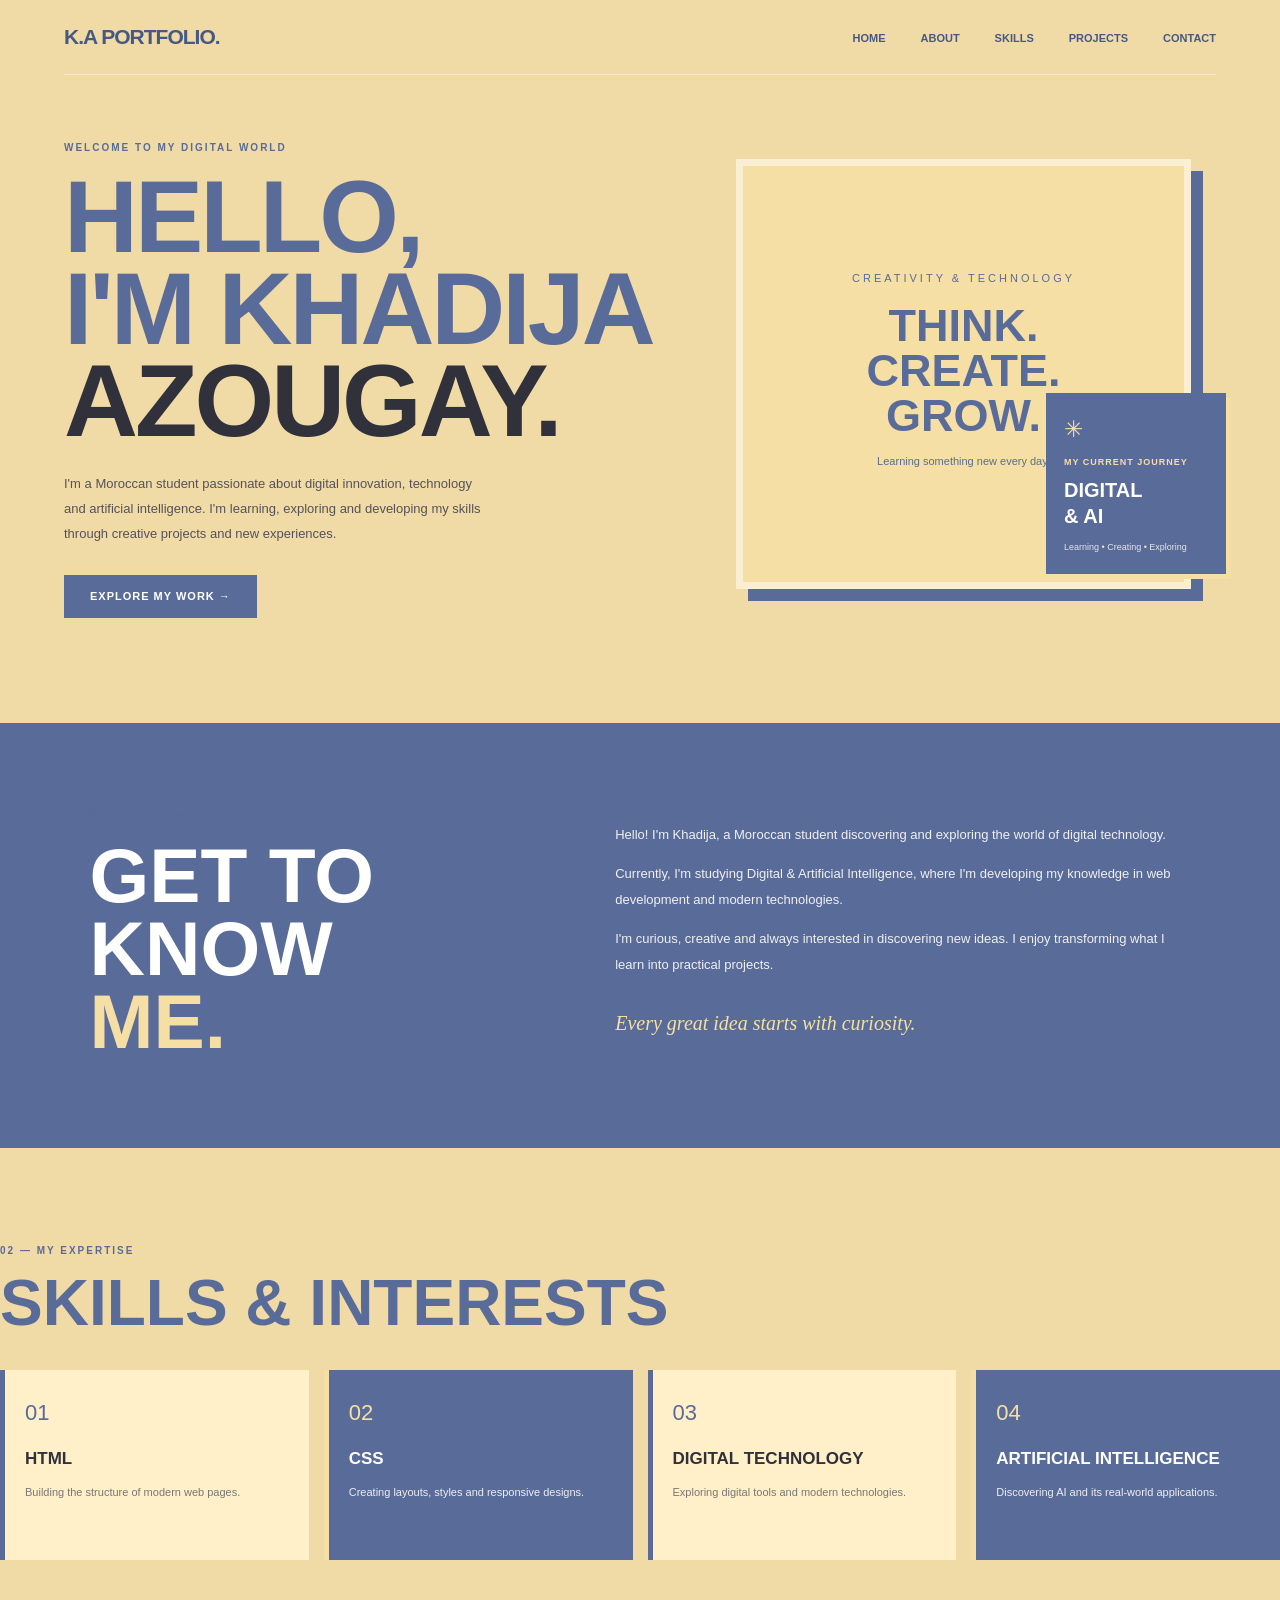
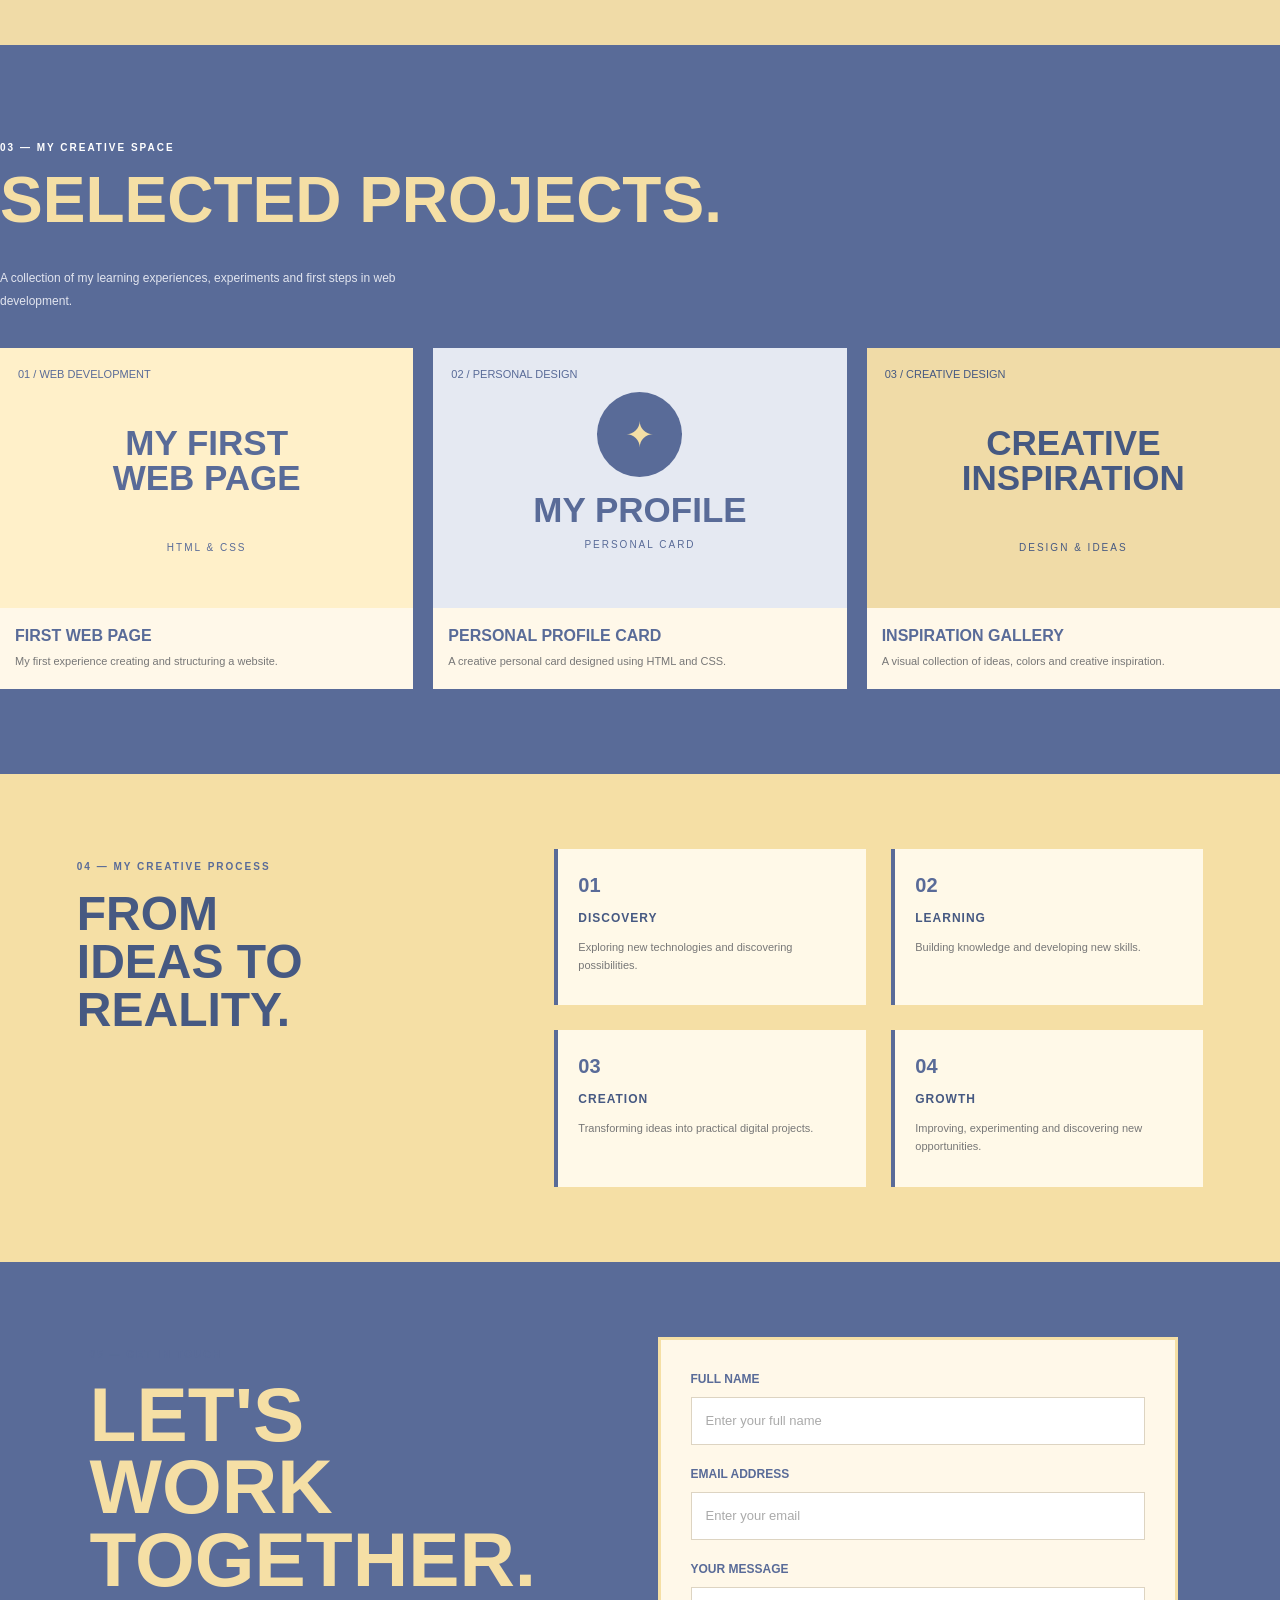
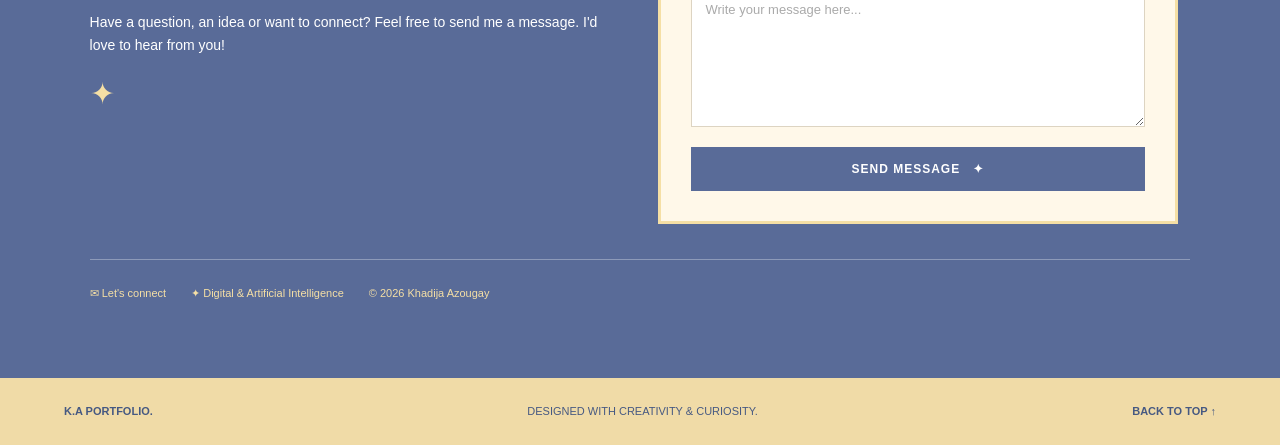
<file: index.html>
<!DOCTYPE html>
<html lang="en">

<head>
    <meta charset="UTF-8">
    <meta name="viewport" content="width=device-width, initial-scale=1.0">

    <meta name="description" content="Khadija Azougay - Digital & Artificial Intelligence Student Portfolio">

    <title>Khadija Azougay | My Portfolio</title>

    <link rel="stylesheet" href="style.css">
</head>

<body>

    <!-- =====================================
         HEADER & NAVIGATION
    ====================================== -->

    <header class="hero" id="home">

        <nav class="navbar">

            <a href="#home" class="logo">K.A PORTFOLIO.</a>

            <ul class="nav-links">
                <li><a href="#home">Home</a></li>
                <li><a href="#about">About</a></li>
                <li><a href="#skills">Skills</a></li>
                <li><a href="#projects">Projects</a></li>
                <li><a href="#contact">Contact</a></li>
            </ul>

        </nav>


        <!-- =====================================
             HERO SECTION
        ====================================== -->

        <section class="hero-content">

            <div class="hero-text">

                <p class="eyebrow">
                    WELCOME TO MY DIGITAL WORLD
                </p>

                <h1>
                    HELLO,<br>
                    I'M KHADIJA<br>
                    <span>AZOUGAY.</span>
                </h1>

                <p class="hero-description">
                    I'm a Moroccan student passionate about
                    digital innovation, technology and
                    artificial intelligence.

                    I'm learning, exploring and developing
                    my skills through creative projects
                    and new experiences.
                </p>

                <a href="#projects" class="main-button">
                    EXPLORE MY WORK →
                </a>

            </div>


            <!-- HERO VISUAL -->

            <div class="hero-visual">

                <div class="hero-image">

                    <div class="image-decoration">
                        ✦
                    </div>

                    <div class="visual-content">

                        <span>CREATIVITY & TECHNOLOGY</span>

                        <h2>
                            THINK.<br>
                            CREATE.<br>
                            GROW.
                        </h2>

                        <p>
                            Learning something new every day.
                        </p>

                    </div>

                </div>


                <!-- FLOATING CARD -->

                <div class="floating-card">

                    <span>✳</span>

                    <p>MY CURRENT JOURNEY</p>

                    <h3>
                        DIGITAL<br>
                        & AI
                    </h3>

                    <small>
                        Learning • Creating • Exploring
                    </small>

                </div>

            </div>

        </section>

    </header>



    <!-- =====================================
         MAIN CONTENT
    ====================================== -->

    <main>


        <!-- =====================================
             ABOUT ME
        ====================================== -->

        <section class="about" id="about">

            <div class="about-title">

                <p class="eyebrow">
                    01 — ABOUT ME
                </p>

                <h2>
                    GET TO<br>
                    KNOW<br>
                    <span>ME.</span>
                </h2>

            </div>


            <div class="about-content">

                <p>
                    Hello! I'm Khadija, a Moroccan student
                    discovering and exploring the world
                    of digital technology.
                </p>

                <p>
                    Currently, I'm studying Digital &
                    Artificial Intelligence, where I'm
                    developing my knowledge in web
                    development and modern technologies.
                </p>

                <p>
                    I'm curious, creative and always
                    interested in discovering new ideas.
                    I enjoy transforming what I learn
                    into practical projects.
                </p>

                <p class="script">
                    Every great idea starts with curiosity.
                </p>

            </div>

        </section>



        <!-- =====================================
             SKILLS & INTERESTS
        ====================================== -->

        <section class="skills" id="skills">

            <p class="eyebrow">
                02 — MY EXPERTISE
            </p>

            <h2>
                SKILLS & INTERESTS
            </h2>


            <div class="skills-grid">

                <article class="skill-card">

                    <span>01</span>

                    <h3>HTML</h3>

                    <p>
                        Building the structure
                        of modern web pages.
                    </p>

                </article>


                <article class="skill-card">

                    <span>02</span>

                    <h3>CSS</h3>

                    <p>
                        Creating layouts,
                        styles and responsive designs.
                    </p>

                </article>


                <article class="skill-card">

                    <span>03</span>

                    <h3>Digital Technology</h3>

                    <p>
                        Exploring digital tools
                        and modern technologies.
                    </p>

                </article>


                <article class="skill-card">

                    <span>04</span>

                    <h3>Artificial Intelligence</h3>

                    <p>
                        Discovering AI and
                        its real-world applications.
                    </p>

                </article>

            </div>

        </section>



        <!-- =====================================
             PROJECTS / CASE STUDIES
        ====================================== -->

        <section class="projects" id="projects">

            <p class="eyebrow">
                03 — MY CREATIVE SPACE
            </p>

            <h2>
                SELECTED PROJECTS.
            </h2>

            <p class="section-description">
                A collection of my learning experiences,
                experiments and first steps in
                web development.
            </p>


            <div class="project-grid">


                <!-- PROJECT 01 -->

                <article class="project">

                    <a href="#contact" class="art project-one">

                        <span>01 / WEB DEVELOPMENT</span>

                        <h3>
                            MY FIRST<br>
                            WEB PAGE
                        </h3>

                        <p>HTML & CSS</p>

                    </a>

                    <h3>First Web Page</h3>

                    <p>
                        My first experience creating
                        and structuring a website.
                    </p>

                </article>



                <!-- PROJECT 02 -->

                <article class="project">

                    <a href="#contact" class="art project-two">

                        <span>02 / PERSONAL DESIGN</span>

                        <div class="profile-preview">

                            <div class="profile-circle">
                                ✦
                            </div>

                            <h3>MY PROFILE</h3>

                            <p>PERSONAL CARD</p>

                        </div>

                    </a>

                    <h3>Personal Profile Card</h3>

                    <p>
                        A creative personal card
                        designed using HTML and CSS.
                    </p>

                </article>



                <!-- PROJECT 03 -->

                <article class="project">

                    <a href="#contact" class="art project-three">

                        <span>03 / CREATIVE DESIGN</span>

                        <h3>
                            CREATIVE<br>
                            INSPIRATION
                        </h3>

                        <p>DESIGN & IDEAS</p>

                    </a>

                    <h3>Inspiration Gallery</h3>

                    <p>
                        A visual collection of ideas,
                        colors and creative inspiration.
                    </p>

                </article>


            </div>

        </section>



        <!-- =====================================
             MY LEARNING PROCESS
        ====================================== -->

        <section class="journey" id="journey">

            <div class="journey-heading">

                <p class="eyebrow">
                    04 — MY CREATIVE PROCESS
                </p>

                <h2>
                    FROM<br>
                    IDEAS TO<br>
                    <span>REALITY.</span>
                </h2>

            </div>


            <div class="journey-steps">


                <article>

                    <span>01</span>

                    <h3>DISCOVERY</h3>

                    <p>
                        Exploring new technologies
                        and discovering possibilities.
                    </p>

                </article>


                <article>

                    <span>02</span>

                    <h3>LEARNING</h3>

                    <p>
                        Building knowledge and
                        developing new skills.
                    </p>

                </article>


                <article>

                    <span>03</span>

                    <h3>CREATION</h3>

                    <p>
                        Transforming ideas into
                        practical digital projects.
                    </p>

                </article>


                <article>

                    <span>04</span>

                    <h3>GROWTH</h3>

                    <p>
                        Improving, experimenting
                        and discovering new opportunities.
                    </p>

                </article>


            </div>

        </section>



        <!-- =====================================
             CONTACT
        ====================================== -->

        <section class="contact" id="contact">


            <div class="contact-title">

                <p class="eyebrow">
                    05 — GET IN TOUCH
                </p>

                <h2>
                    LET'S<br>
                    WORK<br>
                    TOGETHER.
                </h2>

                <p>
                    Have a question, an idea or
                    want to connect?

                    Feel free to send me a message.
                    I'd love to hear from you!
                </p>

                <span>✦</span>

            </div>



            <!-- CONTACT FORM -->

            <div class="contact-form">

                <form action="https://formspree.io/f/xrpponqb" method="POST">


                    <div class="form-group">

                        <label for="name">
                            FULL NAME
                        </label>

                        <input type="text" id="name" name="name" placeholder="Enter your full name" required>

                    </div>



                    <div class="form-group">

                        <label for="email">
                            EMAIL ADDRESS
                        </label>

                        <input type="email" id="email" name="email" placeholder="Enter your email" required>

                    </div>



                    <div class="form-group">

                        <label for="message">
                            YOUR MESSAGE
                        </label>

                        <textarea id="message" name="message" rows="5" placeholder="Write your message here..."
                            required></textarea>

                    </div>



                    <button type="submit" class="send-button">

                        SEND MESSAGE <span>✦</span>

                    </button>


                </form>

            </div>



            <!-- CONTACT DETAILS -->

            <div class="contact-details">

                <p>✉ Let's connect</p>

                <p>✦ Digital & Artificial Intelligence</p>

                <p>© 2026 Khadija Azougay</p>

            </div>


        </section>

    </main>



    <!-- =====================================
         FOOTER
    ====================================== -->

    <footer class="footer">

        <a href="#home">
            K.A PORTFOLIO.
        </a>

        <p>
            DESIGNED WITH CREATIVITY & CURIOSITY.
        </p>

        <a href="#home">
            BACK TO TOP ↑
        </a>

    </footer>


</body>

</html>
</file>
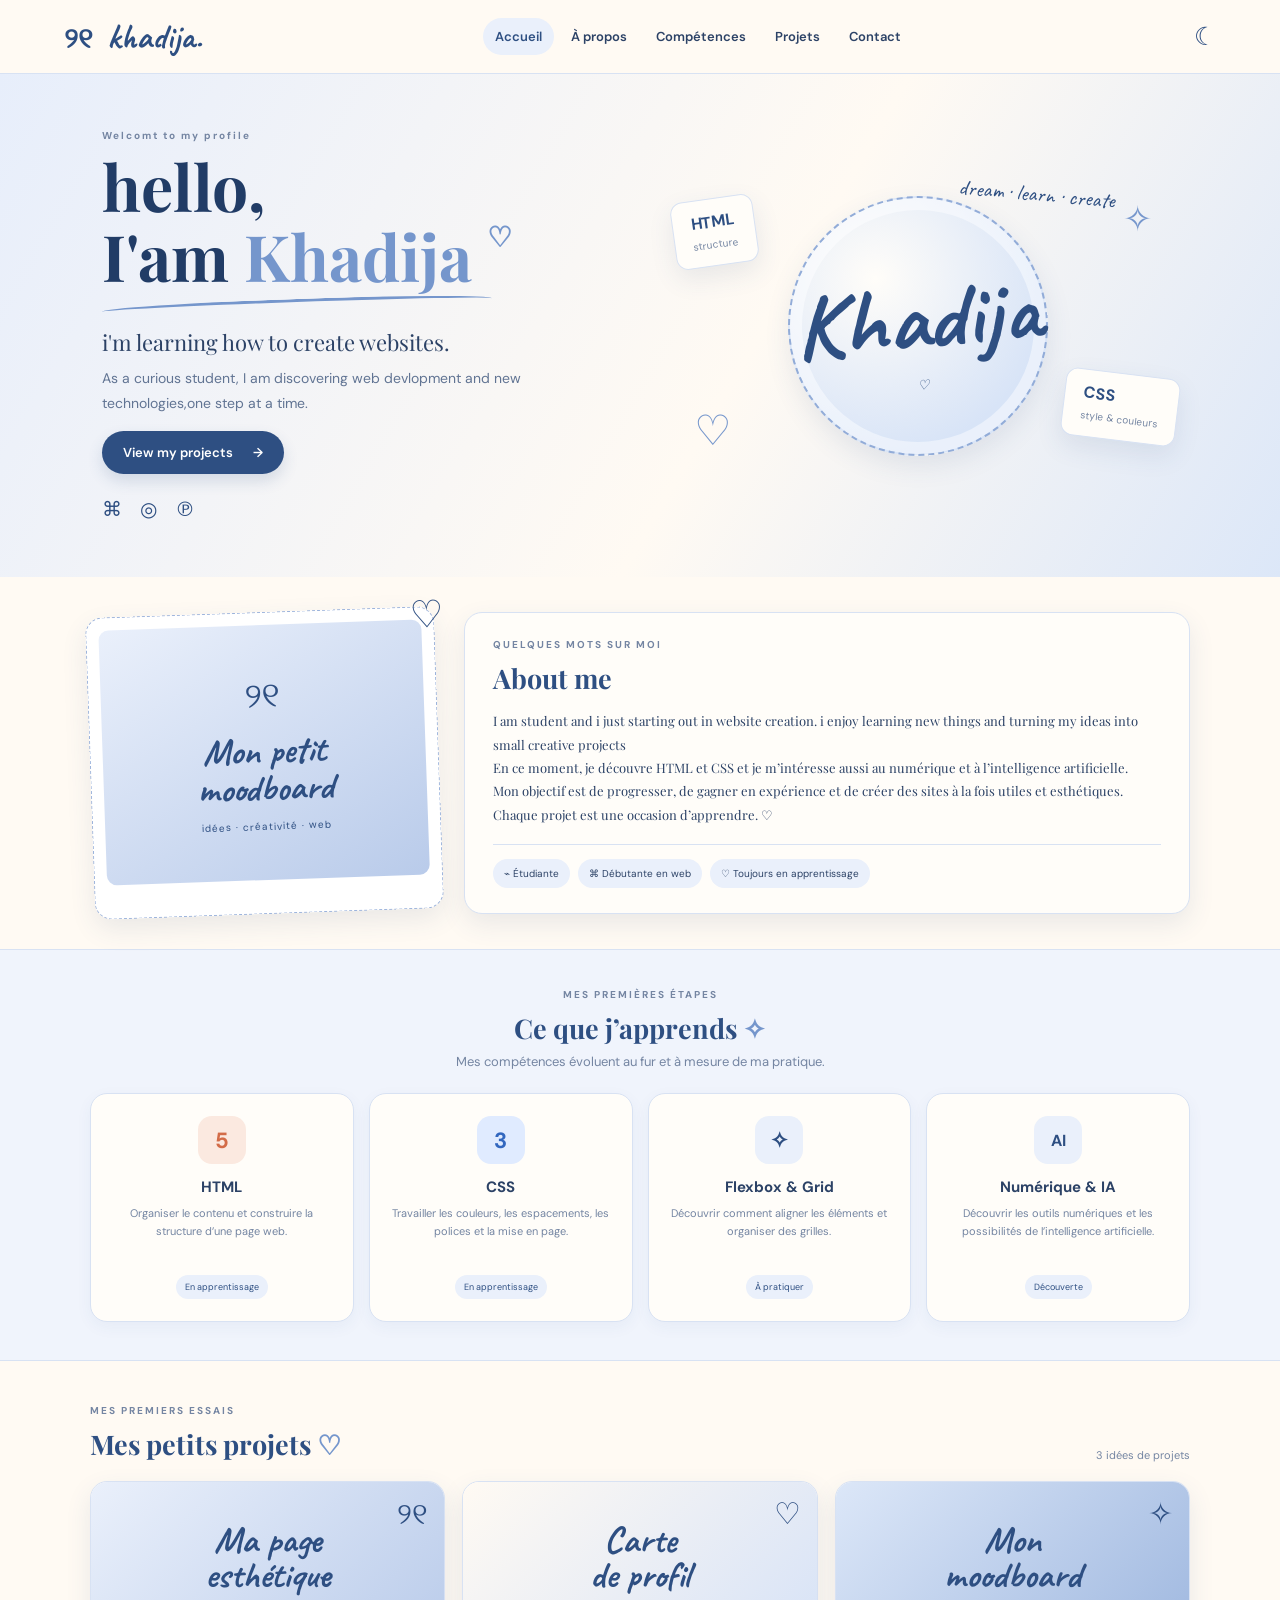
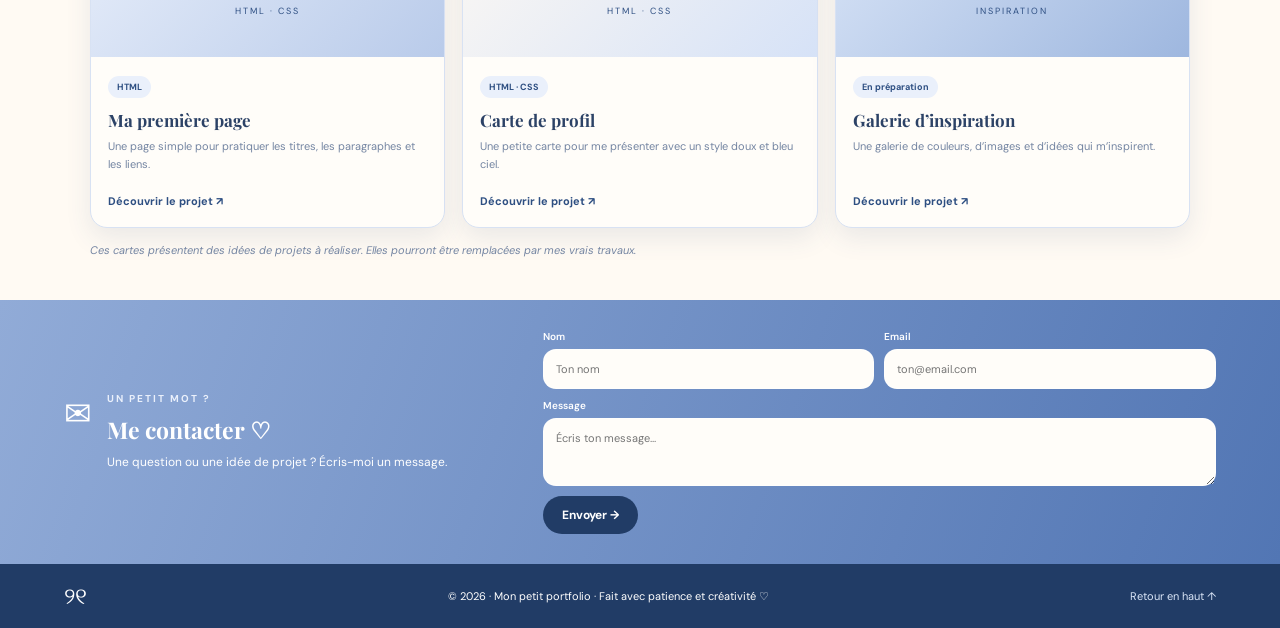
<file: me.html>
<!DOCTYPE html>
<html lang="fr">

<head>
    <meta charset="UTF-8">
    <meta name="viewport" content="width=device-width, initial-scale=1.0">

    <title>Mon petit univers | Portfolio</title>

    <!-- Liaison avec le fichier CSS -->
    <link rel="stylesheet" href="me.css">

    <!-- Polices d'écriture -->
    <link rel="preconnect" href="https://fonts.googleapis.com">
    <link rel="preconnect" href="https://fonts.gstatic.com" crossorigin>

    <link
        href="https://fonts.googleapis.com/css2?family=Caveat:wght@500;600;700&family=DM+Sans:wght@400;500;600;700&family=Playfair+Display:wght@400;500;600;700&display=swap"
        rel="stylesheet">
</head>

<body>

    <!-- NAVIGATION -->
    <header class="topbar">

        <a class="logo" href="#accueil">
            <span class="bow">୨୧</span> khadija.
        </a>

        <nav>
            <a href="#accueil" class="active">Accueil</a>
            <a href="#apropos">À propos</a>
            <a href="#competences">Compétences</a>
            <a href="#projets">Projets</a>
            <a href="#contact">Contact</a>
        </nav>

        <span class="moon">☾</span>

    </header>


    <main>

        <!-- SECTION ACCUEIL -->
        <section class="hero" id="accueil">

            <div class="hero-intro">

                <p class="eyebrow">
                    Welcomt to my profile
                </p>

                <h1>
                    hello,<br>
                    I'am <span>Khadija</span> <b>♡</b>
                </h1>

                <div class="underline"></div>

                <p class="hero-subtitle">
                    i'm learning how to create websites.
                </p>

                <p class="hero-text">
                    As a curious student, I am discovering web devlopment and new technologies,one step at a time.
                </p>

                <a class="main-button" href="#projets">
                    View my projects <span>→</span>
                </a>

                <div class="socials">
                    <a href="#contact">⌘</a>
                    <a href="#contact">◎</a>
                    <a href="#contact">℗</a>
                </div>

            </div>


            <div class="hero-art">

                <div class="big-circle">
                    <span>Khadija</span>
                    <small> ♡</small>
                </div>

                <div class="floating-note note-one">
                    HTML
                    <br>
                    <small>structure</small>
                </div>

                <div class="floating-note note-two">
                    CSS
                    <br>
                    <small>style & couleurs</small>
                </div>

                <div class="floating-star">✧</div>

                <div class="floating-heart">♡</div>

                <p class="handwritten">
                    dream · learn · create
                </p>

            </div>

        </section>



        <!-- SECTION À PROPOS -->
        <section class="about-section" id="apropos">

            <div class="photo-card">

                <div class="photo-placeholder">

                    <span class="placeholder-symbol">୨୧</span>

                    <strong>
                        Mon petit<br>
                        moodboard
                    </strong>

                    <small>
                        idées · créativité · web
                    </small>

                </div>

                <span class="sticker-heart">♡</span>

            </div>


            <div class="about-copy paper">

                <p class="eyebrow">
                    QUELQUES MOTS SUR MOI
                </p>

                <h2>About me</h2>

                <p>
                    I am student and i just starting out in website creation. i enjoy learning new things and turning my
                    ideas into small creative projects
                </p>

                <p>
                    En ce moment, je découvre HTML et CSS et je
                    m’intéresse aussi au numérique et à
                    l’intelligence artificielle.
                </p>

                <p>
                    Mon objectif est de progresser, de gagner en
                    expérience et de créer des sites à la fois utiles
                    et esthétiques. Chaque projet est une occasion
                    d’apprendre. ♡
                </p>

                <div class="mini-facts">

                    <span>⌁ Étudiante</span>

                    <span>⌘ Débutante en web</span>

                    <span>♡ Toujours en apprentissage</span>

                </div>

            </div>

        </section>



        <!-- SECTION COMPÉTENCES -->
        <section class="skills-section" id="competences">

            <div class="section-heading">

                <p class="eyebrow">
                    MES PREMIÈRES ÉTAPES
                </p>

                <h2>
                    Ce que j’apprends <span>✧</span>
                </h2>

                <p>
                    Mes compétences évoluent au fur et à mesure
                    de ma pratique.
                </p>

            </div>


            <div class="skills-grid">

                <article class="skill-card">

                    <span class="skill-icon html">5</span>

                    <h3>HTML</h3>

                    <p>
                        Organiser le contenu et construire
                        la structure d’une page web.
                    </p>

                    <span class="level">
                        En apprentissage
                    </span>

                </article>



                <article class="skill-card">

                    <span class="skill-icon css">3</span>

                    <h3>CSS</h3>

                    <p>
                        Travailler les couleurs, les espacements,
                        les polices et la mise en page.
                    </p>

                    <span class="level">
                        En apprentissage
                    </span>

                </article>



                <article class="skill-card">

                    <span class="skill-icon flex">✧</span>

                    <h3>Flexbox & Grid</h3>

                    <p>
                        Découvrir comment aligner les éléments
                        et organiser des grilles.
                    </p>

                    <span class="level">
                        À pratiquer
                    </span>

                </article>



                <article class="skill-card">

                    <span class="skill-icon ai">AI</span>

                    <h3>Numérique & IA</h3>

                    <p>
                        Découvrir les outils numériques et les
                        possibilités de l’intelligence artificielle.
                    </p>

                    <span class="level">
                        Découverte
                    </span>

                </article>

            </div>

        </section>



        <!-- SECTION PROJETS -->
        <section class="projects-section" id="projets">

            <div class="projects-heading">

                <div>

                    <p class="eyebrow">
                        MES PREMIERS ESSAIS
                    </p>

                    <h2>
                        Mes petits projets <span>♡</span>
                    </h2>

                </div>

                <span class="project-count">
                    3 idées de projets
                </span>

            </div>



            <div class="project-grid">

                <!-- PROJET 1 -->
                <article class="project-card">

                    <div class="project-preview preview-one">

                        <span class="preview-decoration">୨୧</span>

                        <strong>
                            Ma page<br>
                            esthétique
                        </strong>

                        <small>HTML · CSS</small>

                    </div>


                    <div class="project-info">

                        <span class="tag">HTML</span>

                        <h3>Ma première page</h3>

                        <p>
                            Une page simple pour pratiquer les titres,
                            les paragraphes et les liens.
                        </p>

                        <a href="#contact">
                            Découvrir le projet ↗
                        </a>

                    </div>

                </article>



                <!-- PROJET 2 -->
                <article class="project-card">

                    <div class="project-preview preview-two">

                        <span class="preview-decoration">♡</span>

                        <strong>
                            Carte<br>
                            de profil
                        </strong>

                        <small>HTML · CSS</small>

                    </div>


                    <div class="project-info">

                        <span class="tag">HTML · CSS</span>

                        <h3>Carte de profil</h3>

                        <p>
                            Une petite carte pour me présenter
                            avec un style doux et bleu ciel.
                        </p>

                        <a href="#contact">
                            Découvrir le projet ↗
                        </a>

                    </div>

                </article>



                <!-- PROJET 3 -->
                <article class="project-card">

                    <div class="project-preview preview-three">

                        <span class="preview-decoration">✧</span>

                        <strong>
                            Mon<br>
                            moodboard
                        </strong>

                        <small>INSPIRATION</small>

                    </div>


                    <div class="project-info">

                        <span class="tag">En préparation</span>

                        <h3>Galerie d’inspiration</h3>

                        <p>
                            Une galerie de couleurs, d’images et
                            d’idées qui m’inspirent.
                        </p>

                        <a href="#contact">
                            Découvrir le projet ↗
                        </a>

                    </div>

                </article>

            </div>


            <p class="project-note">
                Ces cartes présentent des idées de projets à réaliser.
                Elles pourront être remplacées par mes vrais travaux.
            </p>

        </section>



        <!-- SECTION CONTACT -->
        <section class="contact-section" id="contact">

            <div class="contact-intro">

                <span class="envelope">✉</span>

                <div>

                    <p class="eyebrow">
                        UN PETIT MOT ?
                    </p>

                    <h2>Me contacter ♡</h2>

                    <p>
                        Une question ou une idée de projet ?
                        Écris-moi un message.
                    </p>

                </div>

            </div>



            <form class="contact-form">

                <label>

                    <span>Nom</span>

                    <input type="text" name="name" placeholder="Ton nom">

                </label>



                <label>

                    <span>Email</span>

                    <input type="email" name="email" placeholder="ton@email.com">

                </label>



                <label class="message-field">

                    <span>Message</span>

                    <textarea name="message" rows="3" placeholder="Écris ton message..."></textarea>

                </label>


                <button type="button">
                    Envoyer <span>→</span>
                </button>

            </form>

        </section>

    </main>



    <!-- PIED DE PAGE -->
    <footer class="footer">

        <span class="footer-bow">୨୧</span>

        <p>
            © 2026 · Mon petit portfolio ·
            Fait avec patience et créativité ♡
        </p>

        <a href="#accueil">
            Retour en haut ↑
        </a>

    </footer>

</body>

</html>
</file>
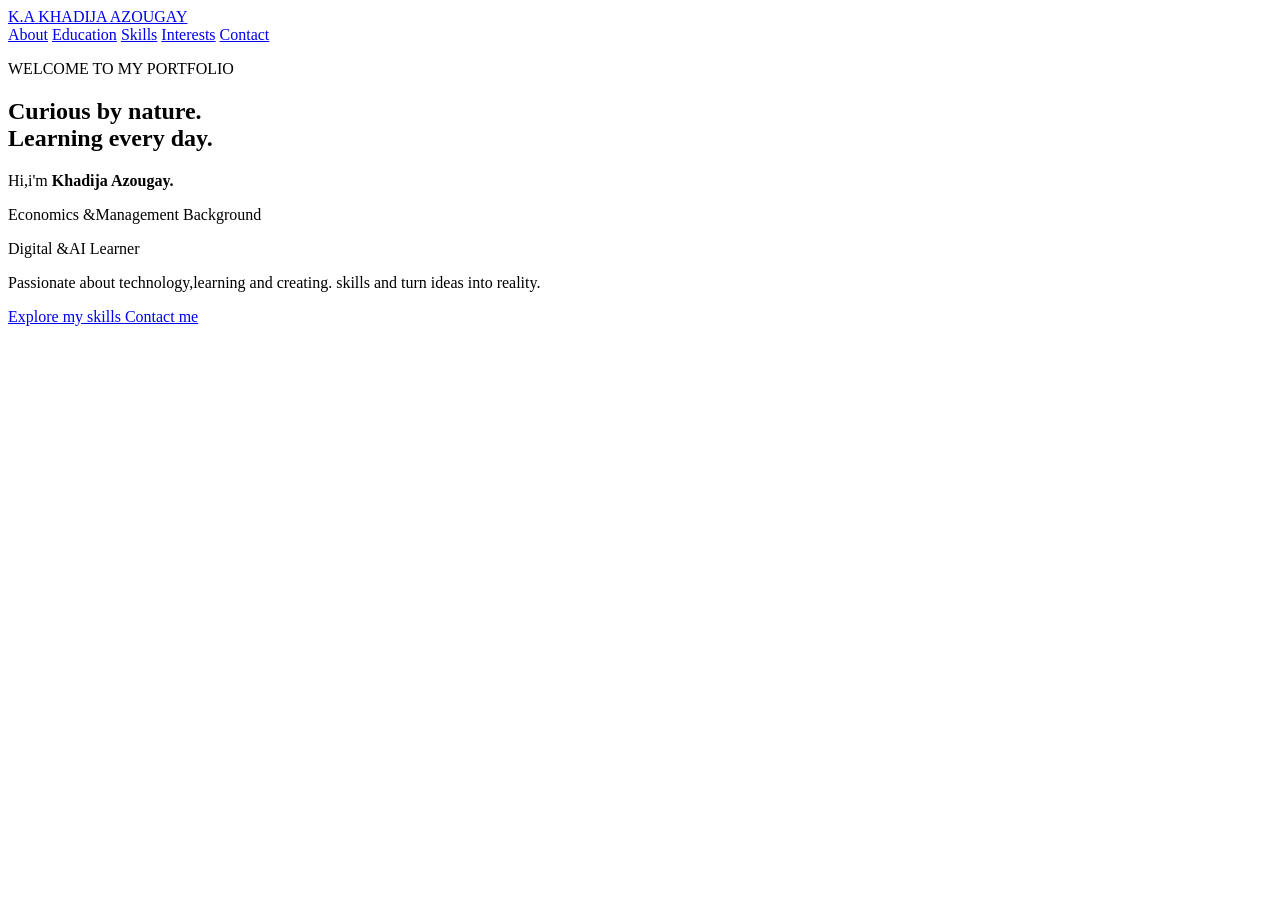
<file: portfolio.html>
<!DOCTYPE html>
<html lang="en">
<head>
    <meta charset="UTF-8">
    <meta name="viewport" content="width=device-width, initial-scale=1.0">
    <title>Document</title>
</head>
<body>
    <header class="site-header">
        <a class="brand" href="#home">
            <span class="brand marak">K.A</span>
            <span class="brand-caption">KHADIJA AZOUGAY</span>
        </a>
        <nav class="main-nav">
            <a href="#about">About</a>
            <a href="#journey">Education</a>
            <a href="#skills">Skills</a>
            <a href="#interests">Interests</a>
            <a href="#contact">Contact</a>
        </nav>

    </header>
    <section class="hero section-shell" id="home">
        <div class="hero-copy">
            <p class="eyebrow">WELCOME TO MY PORTFOLIO</p>
            <h1>
                Curious by nature. <br>
                <span>Learning every day.</span>
            </h1>
            <p class="hero-name">
                Hi,i'm <strong>Khadija Azougay.</strong>
            </p>
            <p class="role-line">
                Economics &amp;Management Background
            </p>
            <p> Digital &amp;AI Learner</p>
            <p class="into">
                Passionate about technology,learning and creating.
                skills and turn ideas into reality.
            </p>
            <div class="hero-action">
                <a class="button button-red" href="#skills">
                    Explore my skills
                </a>
                <a class="button button-outline" href="#contact">
                    Contact me 
                </a>
            </div>
        </div>
        <div class="hero-visual">
            <span class="decor decor-flower"></span>

        </div>

    </section>
    
</body>
</html>
</file>
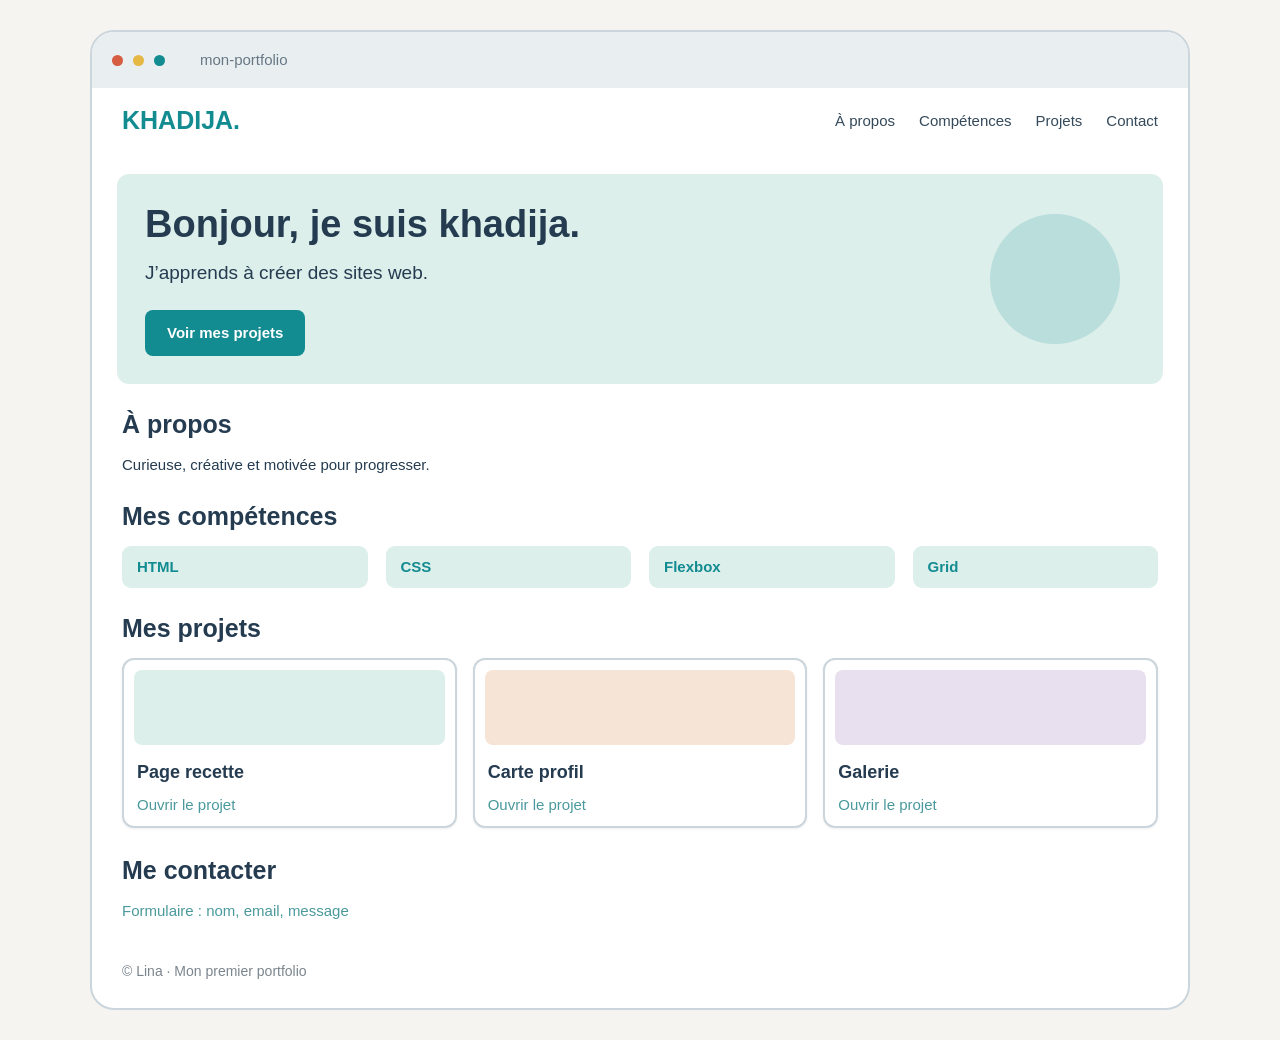
<file: projet.html>
<!DOCTYPE html><html lang="fr">
<head>
    <meta charset="UTF-8">
    <meta name="viewport" content="width=device-width, initial-scale=1.0">
    <title>Mon Portfolio</title>
    <link rel="stylesheet" href="projet.css">
</head>
<body><div class="browser">
    <div class="browser-bar">
        <span class="dot red"></span>
        <span class="dot yellow"></span>
        <span class="dot teal"></span>
        <span class="browser-title">mon-portfolio</span>
    </div>

    <header>
        <nav>
            <h2 class="logo">KHADIJA.</h2>
            <ul>
                <li><a href="#about">À propos</a></li>
                <li><a href="#skills">Compétences</a></li>
                <li><a href="#projects">Projets</a></li>
                <li><a href="#contact">Contact</a></li>
            </ul>
        </nav>
    </header>

    <main>
        <section class="hero">
            <div class="hero-text">
                <h1>Bonjour, je suis khadija.</h1>
                <p>J’apprends à créer des sites web.</p>
                <a href="#projects" class="button">Voir mes projets</a>
            </div>
            <div class="avatar"></div>
        </section>

        <section id="about" class="content-section">
            <h2>À propos</h2>
            <p>Curieuse, créative et motivée pour progresser.</p>
        </section>

        <section id="skills" class="content-section">
            <h2>Mes compétences</h2>
            <div class="skills">
                <div class="skill">HTML</div>
                <div class="skill">CSS</div>
                <div class="skill">Flexbox</div>
                <div class="skill">Grid</div>
            </div>
        </section>

        <section id="projects" class="content-section">
            <h2>Mes projets</h2>
            <div class="projects">
                <article class="card">
                    <div class="preview mint"></div>
                    <h3>Page recette</h3>
                    <a href="#">Ouvrir le projet</a>
                </article>

                <article class="card">
                    <div class="preview peach"></div>
                    <h3>Carte profil</h3>
                    <a href="#">Ouvrir le projet</a>
                </article>

                <article class="card">
                    <div class="preview lavender"></div>
                    <h3>Galerie</h3>
                    <a href="#">Ouvrir le projet</a>
                </article>
            </div>
        </section>

        <section id="contact" class="content-section contact">
            <h2>Me contacter</h2>
            <p>Formulaire : nom, email, message</p>
        </section>
    </main>

    <footer>
        <p>© Lina · Mon premier portfolio</p>
    </footer>
</div>

</body>
</html>
</file>
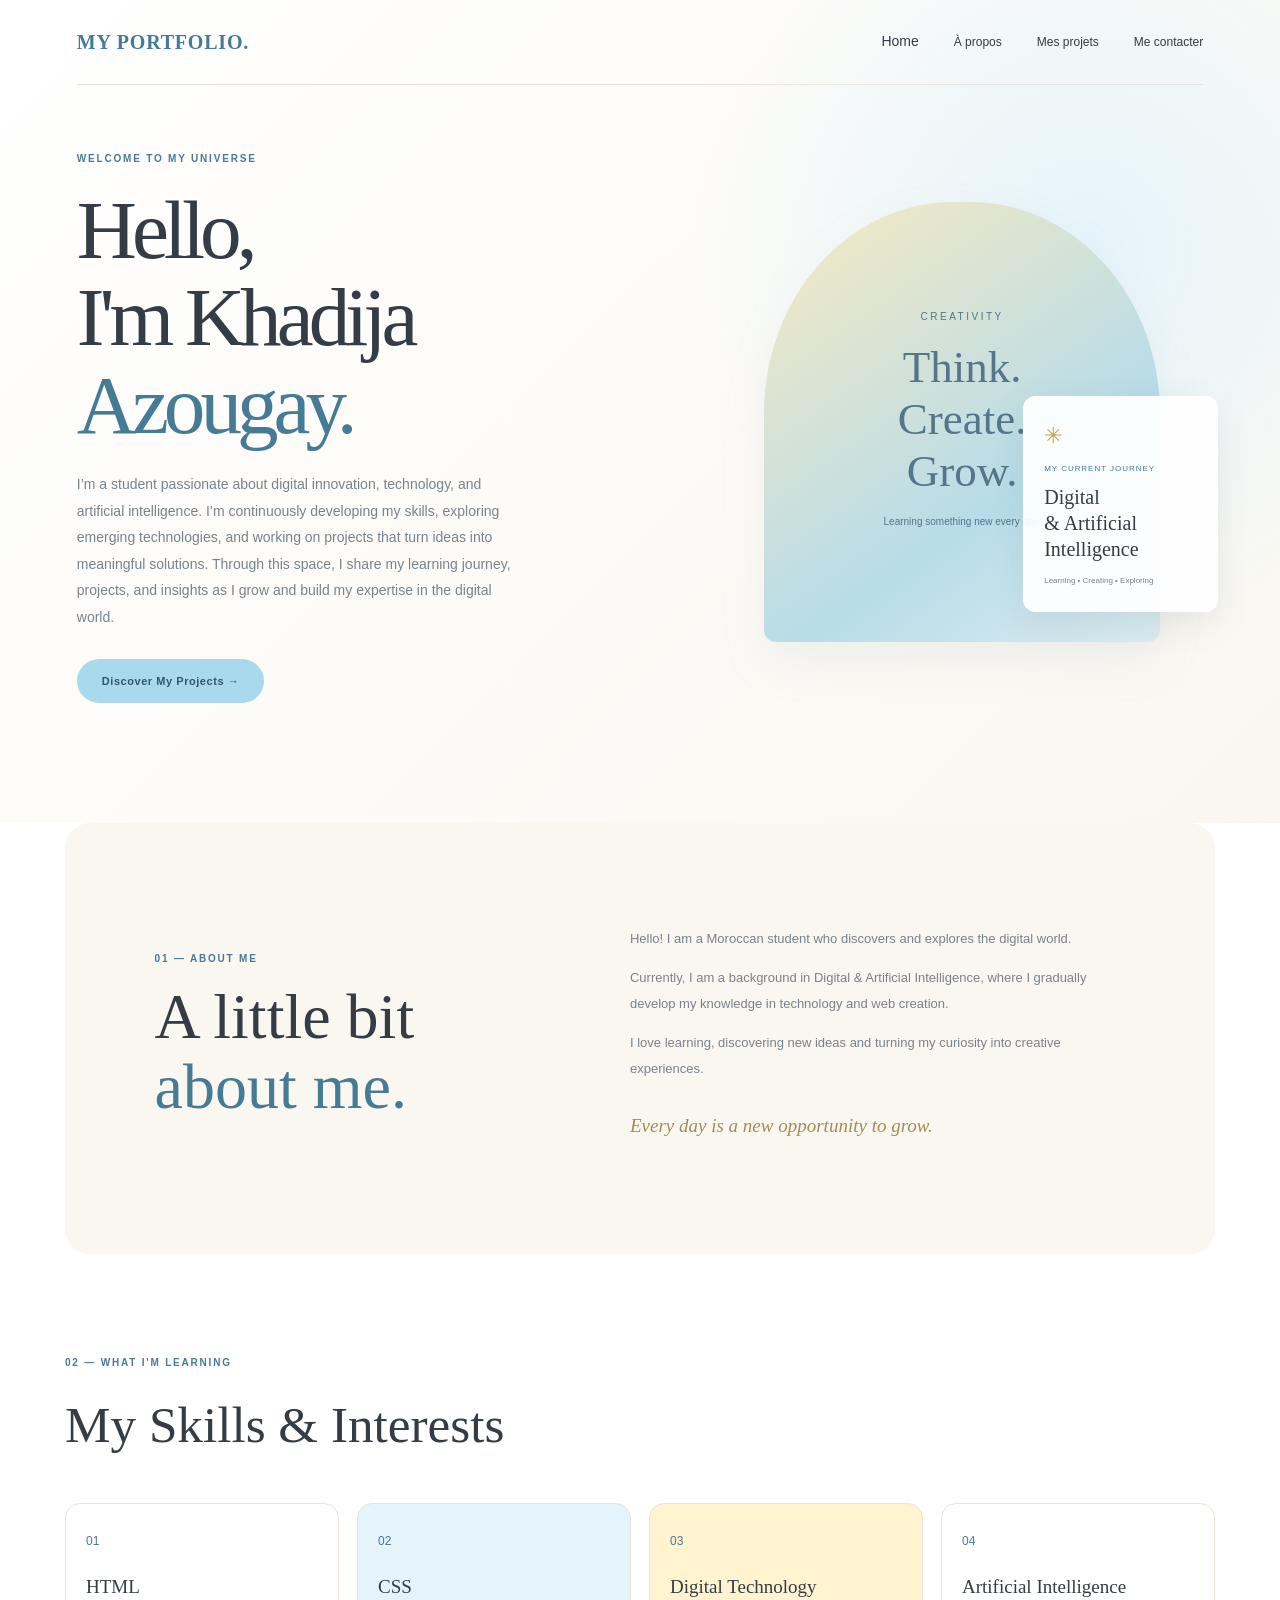
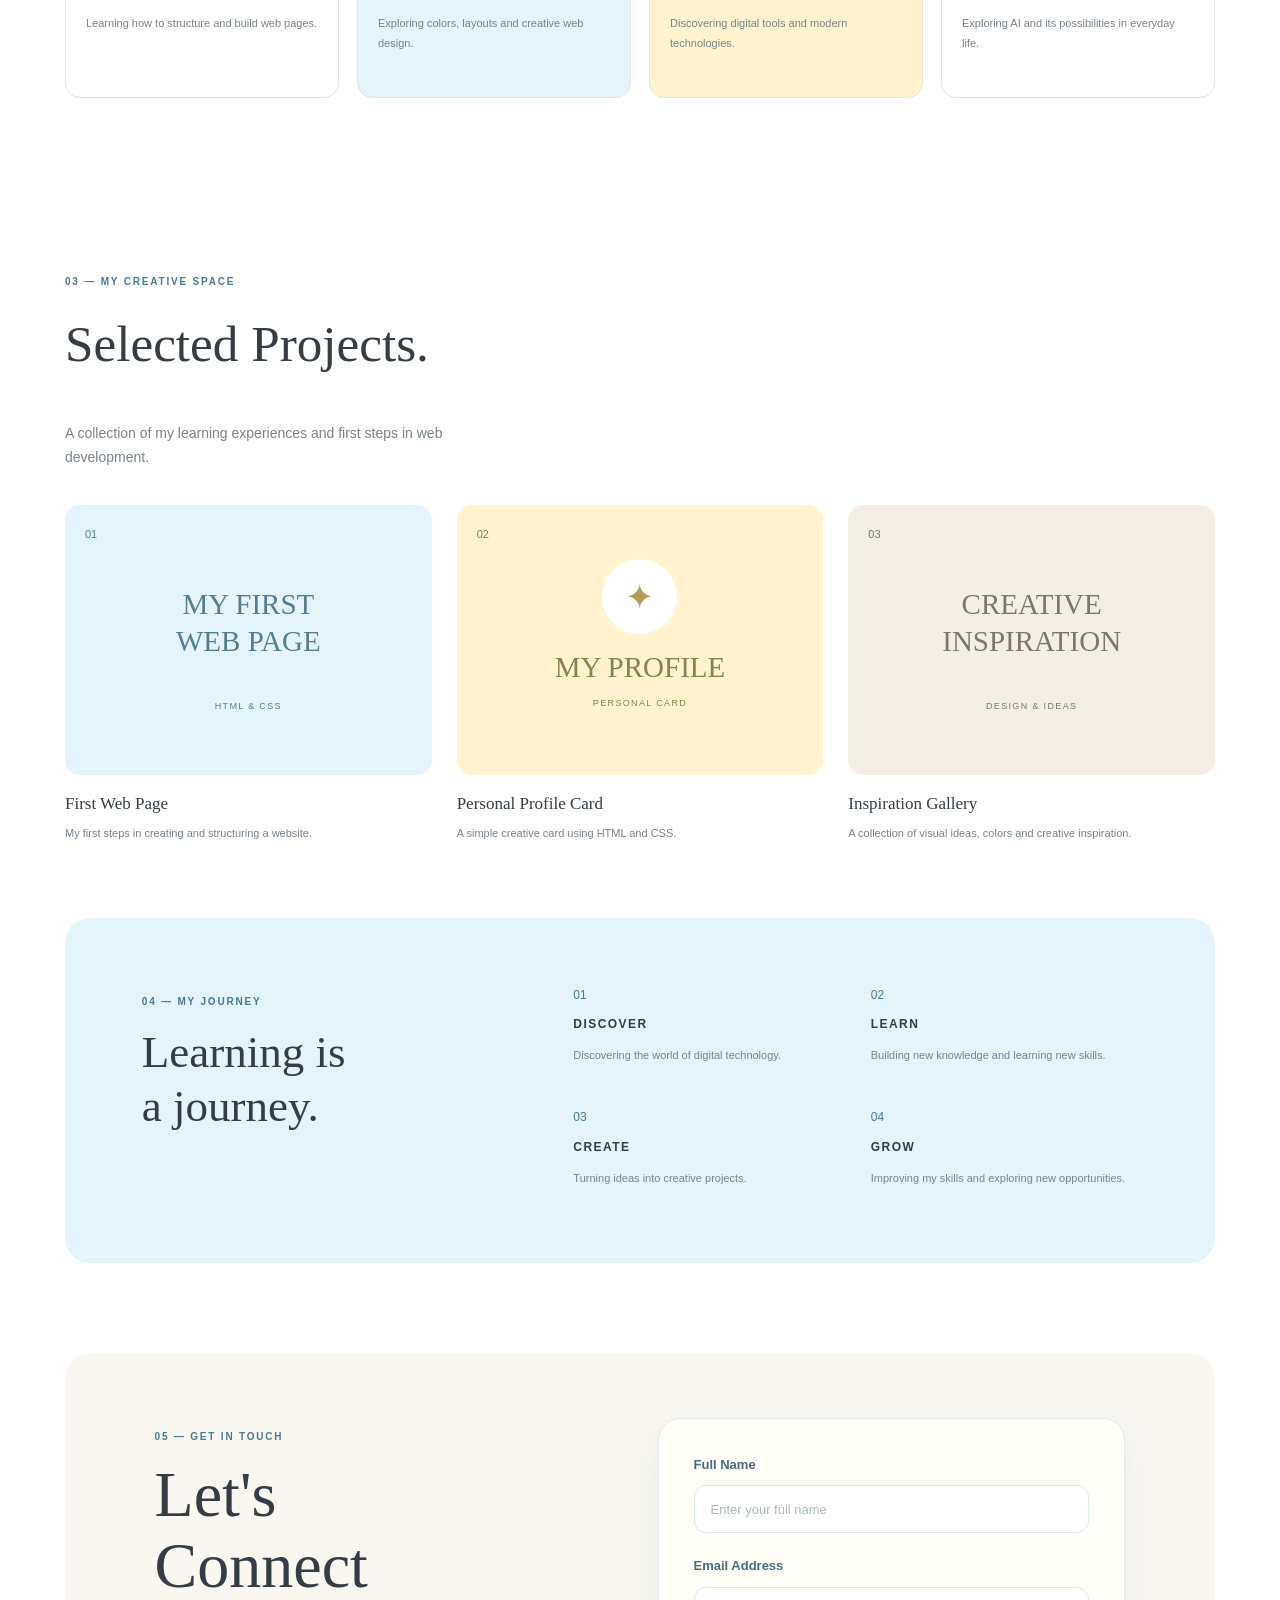
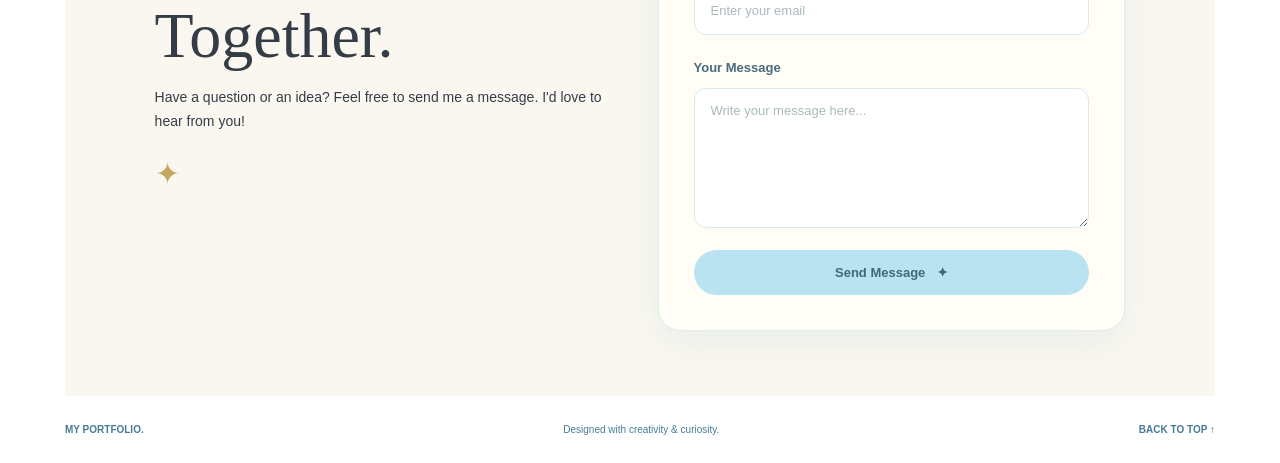
<file: you.html>
<!DOCTYPE html>
<html lang="fr">

<head>
    <meta charset="UTF-8">
    <meta name="viewport" content="width=device-width, initial-scale=1.0">
    <meta name="description" content="Portfolio personnel - Étudiante en Digital & IA">

    <title>My Portfolio | Digital & IA</title>

    <link rel="stylesheet" href="you.css">

</head>

<body><!-- HEADER -->
    <header class="hero" id="home">

        <!-- NAVIGATION BAR -->
        <nav class="navbar">

            <a href="#home" class="logo">MY PORTFOLIO.</a>

            <ul class="nav-links">
                <li><a href="#home"></a>Home</li>
                <li><a href="#about">À propos</a></li>
                <li><a href="#projects">Mes projets</a></li>
                <li><a href="#contact">Me contacter</a></li>
            </ul>

        </nav>


        <!-- HERO SECTION -->
        <section class="hero-content">

            <div class="hero-text">

                <p class="eyebrow">
                    WELCOME TO MY UNIVERSE
                </p>

                <h1>
                    Hello,<br>
                    I'm Khadija<br>
                    <span>Azougay.</span>
                </h1>

                <p class="hero-description">
                    I’m a student passionate about digital innovation, technology, and artificial intelligence. I’m
                    continuously developing my skills, exploring emerging technologies, and working on projects that
                    turn ideas into meaningful solutions.

                    Through this space, I share my learning journey, projects, and insights as I grow and build my
                    expertise in the digital world.
                </p>

                <a href="#projects" class="main-button">
                    Discover My Projects →
                </a>

            </div>


            <!-- HERO IMAGE / VISUAL -->
            <div class="hero-visual">

                <div class="hero-image">

                    <div class="image-decoration">
                        ✦
                    </div>

                    <div class="visual-content">
                        <span>CREATIVITY</span>
                        <h2>Think.<br>Create.<br>Grow.</h2>
                        <p>Learning something new every day.</p>
                    </div>

                </div>

                <!-- SIDE CARD -->
                <div class="floating-card">

                    <span>✳</span>

                    <p>MY CURRENT JOURNEY</p>

                    <h3>
                        Digital<br>
                        & Artificial<br>
                        Intelligence
                    </h3>

                    <small>
                        Learning • Creating • Exploring
                    </small>

                </div>

            </div>

        </section>

    </header>


    <!-- MAIN CONTENT -->
    <main>

        <!-- ABOUT SECTION -->
        <section class="about wrap" id="about">

            <div class="about-title">

                <p class="eyebrow">
                    01 — ABOUT ME
                </p>

                <h2>
                    A little bit<br>
                    <span>about me.</span>
                </h2>

            </div>


            <div class="about-content">

                <p>
                    Hello! I am a Moroccan student who discovers and explores the digital world.
                </p>

                <p>
                    Currently, I am a background in Digital & Artificial Intelligence, where I gradually develop my
                    knowledge in technology and web creation.
                </p>

                <p>
                    I love learning, discovering new ideas and turning my curiosity into creative experiences.
                </p>

                <p class="script">
                    Every day is a new opportunity to grow.
                </p>

            </div>

        </section>


        <!-- SKILLS SECTION -->
        <section class="skills wrap" id="skills">

            <p class="eyebrow">
                02 — WHAT I'M LEARNING
            </p>

            <h2>
                My Skills & Interests
            </h2>

            <div class="skills-grid">

                <article class="skill-card">

                    <span>01</span>

                    <h3>HTML</h3>

                    <p>
                        Learning how to structure
                        and build web pages.
                    </p>

                </article>


                <article class="skill-card">

                    <span>02</span>

                    <h3>CSS</h3>

                    <p>
                        Exploring colors, layouts
                        and creative web design.
                    </p>

                </article>


                <article class="skill-card">

                    <span>03</span>

                    <h3>Digital Technology</h3>

                    <p>
                        Discovering digital tools
                        and modern technologies.
                    </p>

                </article>


                <article class="skill-card">

                    <span>04</span>

                    <h3>Artificial Intelligence</h3>

                    <p>
                        Exploring AI and its
                        possibilities in everyday life.
                    </p>

                </article>

            </div>

        </section>


        <!-- PROJECTS SECTION -->
        <section class="projects wrap" id="projects">

            <p class="eyebrow">
                03 — MY CREATIVE SPACE
            </p>

            <h2>
                Selected Projects.
            </h2>

            <p class="section-description">
                A collection of my learning experiences
                and first steps in web development.
            </p>


            <div class="project-grid">

                <!-- PROJECT 1 -->
                <article class="project">

                    <a href="#contact" class="art project-one">

                        <span>01</span>

                        <h3>
                            MY FIRST<br>
                            WEB PAGE
                        </h3>

                        <p>HTML & CSS</p>

                    </a>

                    <h3>First Web Page</h3>

                    <p>
                        My first steps in creating
                        and structuring a website.
                    </p>

                </article>


                <!-- PROJECT 2 -->
                <article class="project">

                    <a href="#contact" class="art project-two">

                        <span>02</span>

                        <div class="profile-preview">
                            <div class="profile-circle">✦</div>
                            <h3>MY PROFILE</h3>
                            <p>PERSONAL CARD</p>
                        </div>

                    </a>

                    <h3>Personal Profile Card</h3>

                    <p>
                        A simple creative card
                        using HTML and CSS.
                    </p>

                </article>


                <!-- PROJECT 3 -->
                <article class="project">

                    <a href="#contact" class="art project-three">

                        <span>03</span>

                        <h3>
                            CREATIVE<br>
                            INSPIRATION
                        </h3>

                        <p>DESIGN & IDEAS</p>

                    </a>

                    <h3>Inspiration Gallery</h3>

                    <p>
                        A collection of visual ideas,
                        colors and creative inspiration.
                    </p>

                </article>

            </div>

        </section>


        <!-- MY JOURNEY SECTION -->
        <section class="journey wrap" id="journey">

            <div class="journey-heading">

                <p class="eyebrow">
                    04 — MY JOURNEY
                </p>

                <h2>
                    Learning is<br>
                    a journey.
                </h2>

            </div>


            <div class="journey-steps">

                <article>

                    <span>01</span>

                    <h3>DISCOVER</h3>

                    <p>
                        Discovering the world
                        of digital technology.
                    </p>

                </article>


                <article>

                    <span>02</span>

                    <h3>LEARN</h3>

                    <p>
                        Building new knowledge
                        and learning new skills.
                    </p>

                </article>


                <article>

                    <span>03</span>

                    <h3>CREATE</h3>

                    <p>
                        Turning ideas into
                        creative projects.
                    </p>

                </article>


                <article>

                    <span>04</span>

                    <h3>GROW</h3>

                    <p>
                        Improving my skills
                        and exploring new opportunities.
                    </p>

                </article>

            </div>

        </section>


        <!-- CONTACT SECTION -->
        <!-- CONTACT SECTION -->
        <section class="contact wrap" id="contact">
            <div class="contact-title">

                <p class="eyebrow">05 — GET IN TOUCH</p>

                <h2>
                    Let's<br>
                    Connect<br>
                    Together.
                </h2>

                <p>
                    Have a question or an idea?
                    Feel free to send me a message.
                    I'd love to hear from you!
                </p>

                <span>✦</span>

            </div>


            <!-- CONTACT FORM -->
            <div class="contact-form">
                <form action="https://formspree.io/f/xrpponqb" method="POST">

                    <div class="form-group">
                        <label for="name">Full Name</label>
                        <input type="text" id="name" name="name" placeholder="Enter your full name" required>
                    </div>

                    <div class="form-group">
                        <label for="email">Email Address</label>
                        <input type="email" id="email" name="email" placeholder="Enter your email" required>
                    </div>

                    <div class="form-group">
                        <label for="message">Your Message</label>
                        <textarea id="message" name="message" rows="5" placeholder="Write your message here..."
                            required></textarea>
                    </div>

                    <button type="submit" class="send-button">
                        Send Message <span>✦</span>
                    </button>

                </form>

            </div>

        </section>

    </main>


    <!-- FOOTER -->
    <footer class="footer wrap">

        <a href="#home">
            MY PORTFOLIO.
        </a>

        <p>
            Designed with creativity & curiosity.
        </p>

        <a href="#home">
            BACK TO TOP ↑
        </a>

    </footer>

</body>

</html>
</file>
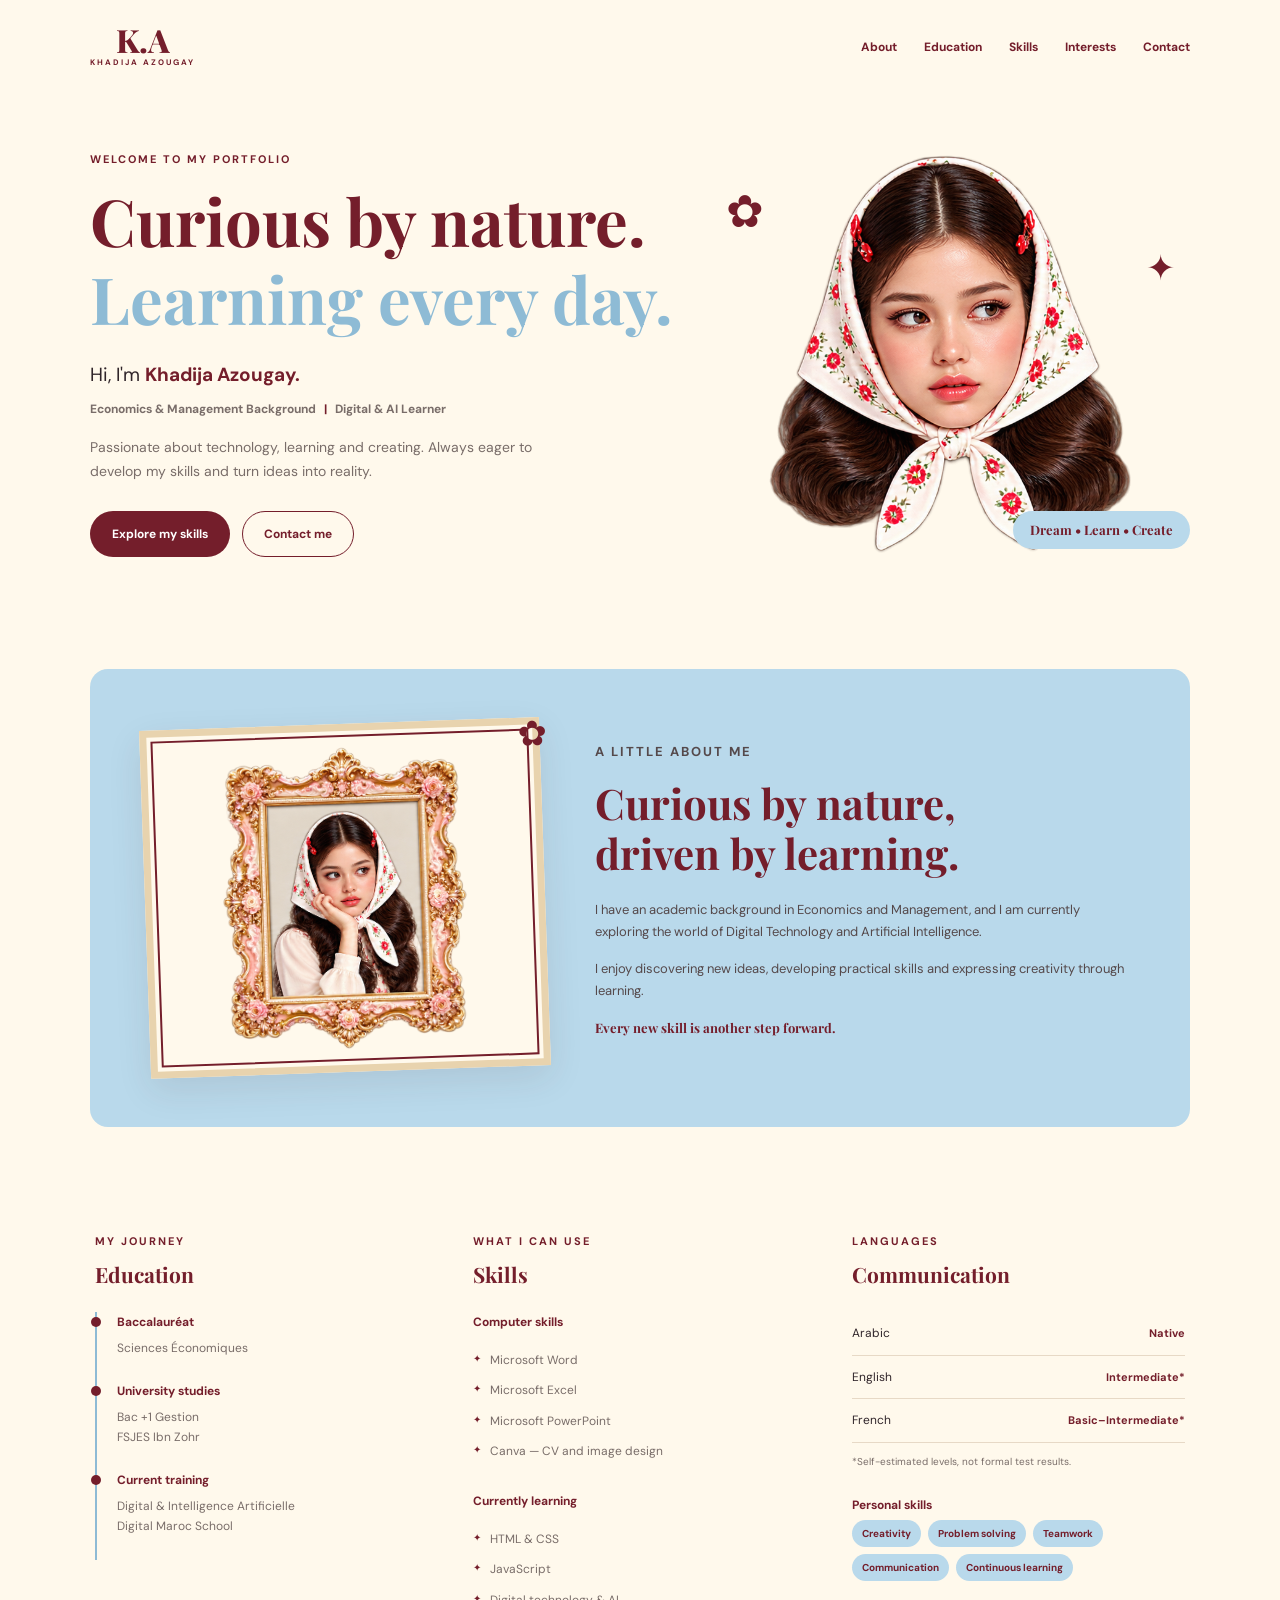
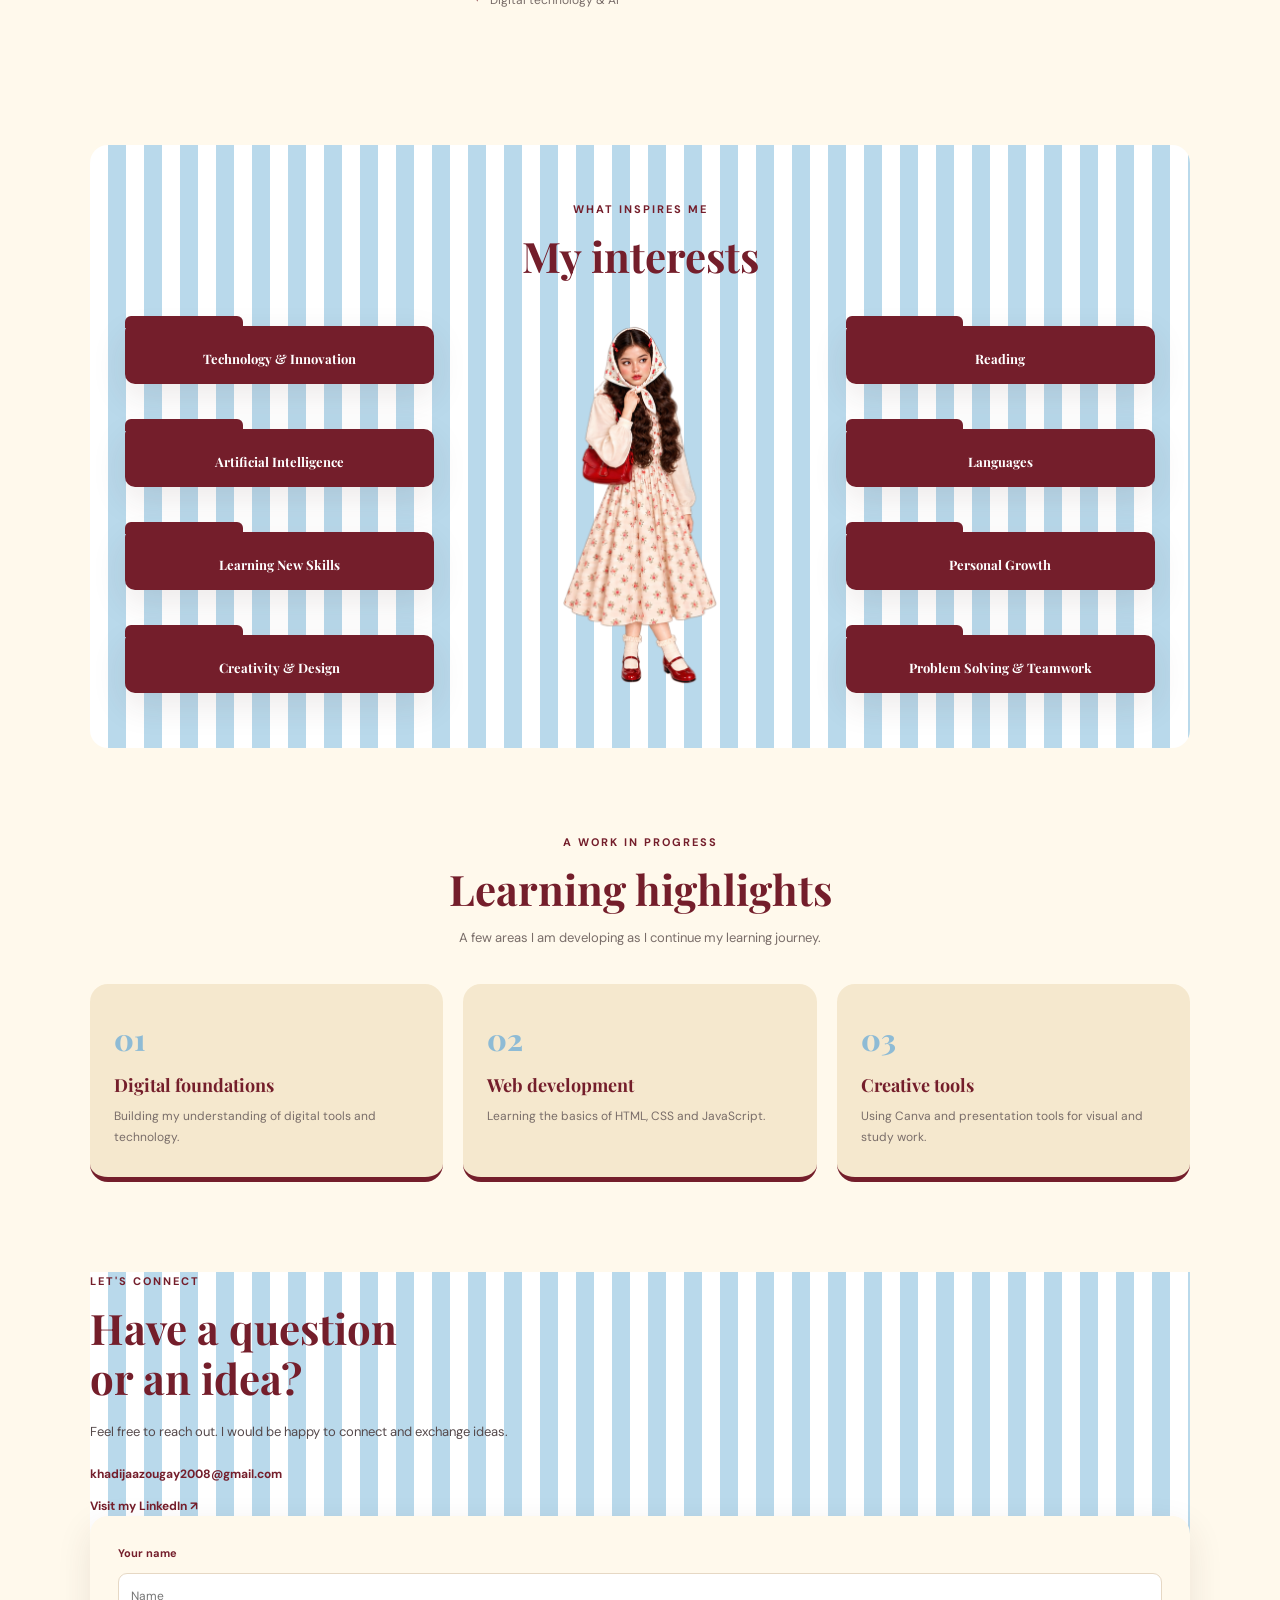
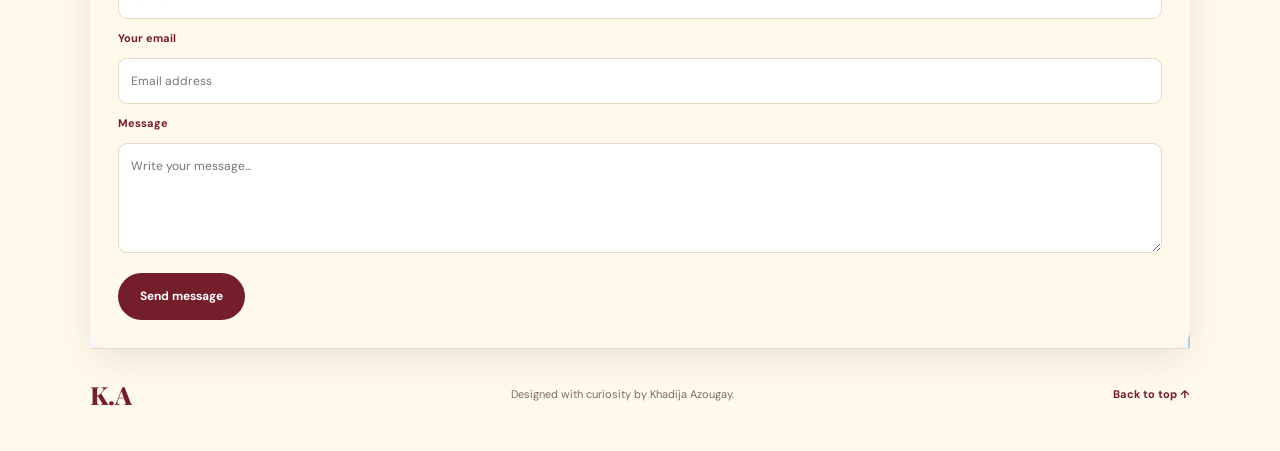
<file: portfolio/por.html>
<!doctype html>
<html lang="en">
  <head>
    <meta charset="UTF-8" />
    <meta name="viewport" content="width=device-width, initial-scale=1.0" />
    <meta
      name="description"
      content="Khadija Azougay — Economics, Management, Digital Technology and AI learner."
    />
    <title>K.A | Khadija Azougay</title>

    <link rel="preconnect" href="https://fonts.googleapis.com" />
    <link rel="preconnect" href="https://fonts.gstatic.com" crossorigin />

    <link
      href="https://fonts.googleapis.com/css2?family=DM+Sans:wght@400;500;600;700&family=Playfair+Display:wght@600;700;800&display=swap"
      rel="stylesheet"
    />

    <link rel="stylesheet" href="por.css" />
  </head>

  <body>
    <!-- HEADER -->
    <header class="site-header">
      <a class="brand" href="#home">
        <span class="brand-mark">K.A</span>
        <span class="brand-caption">KHADIJA AZOUGAY</span>
      </a>

      <nav class="main-nav">
        <a href="#about">About</a>
        <a href="#journey">Education</a>
        <a href="#skills">Skills</a>
        <a href="#interests">Interests</a>
        <a href="#contact">Contact</a>
      </nav>
    </header>

    <main>
      <!-- HERO SECTION -->
      <section class="hero section-shell" id="home">
        <div class="hero-copy">
          <p class="eyebrow">WELCOME TO MY PORTFOLIO</p>

          <h1>
            Curious by nature.<br />
            <span>Learning every day.</span>
          </h1>

          <p class="hero-name">Hi, I'm <strong>Khadija Azougay.</strong></p>

          <p class="role-line">
            Economics &amp; Management Background
            <b>|</b>
            Digital &amp; AI Learner
          </p>

          <p class="intro">
            Passionate about technology, learning and creating. Always eager to
            develop my skills and turn ideas into reality.
          </p>

          <div class="hero-actions">
            <a class="button button-red" href="#skills"> Explore my skills </a>

            <a class="button button-outline" href="#contact"> Contact me </a>
          </div>
        </div>

        <div class="hero-visual">
          <span class="decor decor-flower">✿</span>
          <span class="decor decor-star">✦</span>

          <div class="hero-photo photo-cutout">
            <img
              src="images/girl-portrait.png"
              alt="Portfolio character portrait"
            />
          </div>

          <span class="photo-note"> Dream • Learn • Create </span>
        </div>
      </section>

      <!-- ABOUT ME -->
      <section class="about section-shell" id="about">
        <div class="framed-photo">
          <div class="frame-inner">
            <img
              src="images/girl-framed.png"
              alt="Khadija portfolio portrait"
            />
          </div>

          <span class="frame-spark">✿</span>
        </div>

        <div class="about-copy">
          <p class="eyebrow">A LITTLE ABOUT ME</p>

          <h2>
            Curious by nature,<br />
            driven by learning.
          </h2>

          <p>
            I have an academic background in Economics and Management, and I am
            currently exploring the world of Digital Technology and Artificial
            Intelligence.
          </p>

          <p>
            I enjoy discovering new ideas, developing practical skills and
            expressing creativity through learning.
          </p>

          <p class="closing-line">Every new skill is another step forward.</p>
        </div>
      </section>

      <!-- EDUCATION, SKILLS AND LANGUAGES -->
      <section class="info-grid section-shell" id="journey">
        <!-- EDUCATION -->
        <article class="info-column">
          <p class="eyebrow">MY JOURNEY</p>
          <h3>Education</h3>

          <div class="timeline-item">
            <span class="timeline-dot"></span>

            <p class="item-title">Baccalauréat</p>

            <p>Sciences Économiques</p>
          </div>

          <div class="timeline-item">
            <span class="timeline-dot"></span>

            <p class="item-title">University studies</p>

            <p>
              Bac +1 Gestion<br />
              FSJES Ibn Zohr
            </p>
          </div>

          <div class="timeline-item">
            <span class="timeline-dot"></span>

            <p class="item-title">Current training</p>

            <p>
              Digital &amp; Intelligence Artificielle<br />
              Digital Maroc School
            </p>
          </div>
        </article>

        <!-- SKILLS -->
        <article class="info-column" id="skills">
          <p class="eyebrow">WHAT I CAN USE</p>
          <h3>Skills</h3>

          <p class="item-title">Computer skills</p>

          <ul class="clean-list">
            <li>Microsoft Word</li>
            <li>Microsoft Excel</li>
            <li>Microsoft PowerPoint</li>
            <li>Canva — CV and image design</li>
          </ul>

          <p class="item-title learning-title">Currently learning</p>

          <ul class="clean-list">
            <li>HTML &amp; CSS</li>
            <li>JavaScript</li>
            <li>Digital technology &amp; AI</li>
          </ul>
        </article>

        <!-- LANGUAGES -->
        <article class="info-column">
          <p class="eyebrow">LANGUAGES</p>
          <h3>Communication</h3>

          <div class="language-row">
            <span>Arabic</span>
            <b>Native</b>
          </div>

          <div class="language-row">
            <span>English</span>
            <b>Intermediate*</b>
          </div>

          <div class="language-row">
            <span>French</span>
            <b>Basic–Intermediate*</b>
          </div>

          <p class="small-note">
            *Self-estimated levels, not formal test results.
          </p>

          <p class="item-title soft-skills-title">Personal skills</p>

          <div class="tag-list">
            <span>Creativity</span>
            <span>Problem solving</span>
            <span>Teamwork</span>
            <span>Communication</span>
            <span>Continuous learning</span>
          </div>
        </article>
      </section>

      <!-- PERSONAL INTERESTS -->
      <section class="interests section-shell" id="interests">
        <div class="section-heading">
          <p class="eyebrow">WHAT INSPIRES ME</p>
          <h2>My interests</h2>
        </div>

        <div class="interest-layout">
          <div class="interest-tags">
            <span class="interest-card"> Technology &amp; Innovation </span>

            <span class="interest-card"> Artificial Intelligence </span>

            <span class="interest-card"> Learning New Skills </span>

            <span class="interest-card"> Creativity &amp; Design </span>
          </div>

          <div class="full-photo">
            <img
              src="images/girl-full.png"
              alt="Full-length portfolio character"
            />
          </div>

          <div class="interest-tags">
            <span class="interest-card"> Reading </span>

            <span class="interest-card"> Languages </span>

            <span class="interest-card"> Personal Growth </span>

            <span class="interest-card"> Problem Solving &amp; Teamwork </span>
          </div>
        </div>
      </section>

      <!-- LEARNING HIGHLIGHTS -->
      <section class="highlights section-shell" id="highlights">
        <div class="section-heading">
          <p class="eyebrow">A WORK IN PROGRESS</p>

          <h2>Learning highlights</h2>

          <p class="section-description">
            A few areas I am developing as I continue my learning journey.
          </p>
        </div>

        <div class="highlight-grid">
          <article class="highlight-card">
            <span class="card-number">01</span>

            <h3>Digital foundations</h3>

            <p>Building my understanding of digital tools and technology.</p>
          </article>

          <article class="highlight-card">
            <span class="card-number">02</span>

            <h3>Web development</h3>

            <p>Learning the basics of HTML, CSS and JavaScript.</p>
          </article>

          <article class="highlight-card">
            <span class="card-number">03</span>

            <h3>Creative tools</h3>

            <p>Using Canva and presentation tools for visual and study work.</p>
          </article>
        </div>
      </section>

      <!-- CONTACT -->
      <section class="contact section-shell" id="contact">
        <div class="contact-copy">
          <p class="eyebrow">LET'S CONNECT</p>

          <h2>
            Have a question<br />
            or an idea?
          </h2>

          <p>
            Feel free to reach out. I would be happy to connect and exchange
            ideas.
          </p>

          <a class="contact-email" href="mailto:khadijaazougay2008@gmail.com">
            khadijaazougay2008@gmail.com
          </a>

          <a
            class="linkedin-link"
            href="https://www.linkedin.com/in/khadija-az-0b9104425/"
            target="_blank"
            rel="noopener noreferrer"
          >
            Visit my LinkedIn ↗
          </a>
        </div>

        <!-- CONTACT FORM -->
        <form
          class="contact-form"
          action="https://formspree.io/f/xrpponqb"
          method="POST"
        >
          <label for="name">Your name</label>

          <input
            id="name"
            name="name"
            type="text"
            placeholder="Name"
            required
          />

          <label for="email">Your email</label>

          <input
            id="email"
            name="email"
            type="email"
            placeholder="Email address"
            required
          />

          <label for="message">Message</label>

          <textarea
            id="message"
            name="message"
            rows="4"
            placeholder="Write your message..."
            required
          ></textarea>

          <button class="button button-red" type="submit">Send message</button>
        </form>
      </section>
    </main>

    <!-- FOOTER -->
    <footer class="site-footer">
      <a class="footer-signature" href="#home"> K.A </a>

      <p>Designed with curiosity by Khadija Azougay.</p>

      <a href="#home"> Back to top ↑ </a>
    </footer>
  </body>
</html>
</file>
<file: style.css>
/* ========================================
   1. COLORS AND GENERAL SETTINGS
======================================== */

:root {
    --cream: #fff8e9;
    --beige: #f0dba7;
    --yellow: #f5dfa5;
    --yellow-light: #fff0c9;

    --blue: #596b98;
    --blue-dark: #465982;
    --blue-light: #7889b0;

    --white: #ffffff;
    --text: #30313a;
    --muted: #e5e5e9;

    --border: #d9c99e;
}

* {
    box-sizing: border-box;
}

html {
    scroll-behavior: smooth;
    scroll-padding-top: 80px;
}

body {
    margin: 0;
    background: var(--cream);
    color: var(--text);
    font-family: Arial, Helvetica, sans-serif;
    font-size: 14px;
    line-height: 1.6;
}

a {
    color: inherit;
    text-decoration: none;
}

ul {
    list-style: none;
    padding: 0;
    margin: 0;
}

.wrap {
    width: min(1150px, 92%);
    margin-inline: auto;
}

.eyebrow {
    color: var(--blue);
    font-size: 10px;
    font-weight: 800;
    letter-spacing: 0.2em;
    text-transform: uppercase;
}

.script {
    color: var(--yellow);
    font-family: Georgia, serif;
    font-style: italic;
}


/* ========================================
   2. HERO AND NAVIGATION
======================================== */

.hero {
    position: relative;
    overflow: hidden;
    padding: 0 5% 50px;
    background: var(--beige);
}

.navbar {
    position: relative;
    z-index: 10;

    display: flex;
    align-items: center;
    justify-content: space-between;

    min-height: 75px;

    border-bottom: 1px solid #ffffff70;
}

.logo {
    color: var(--blue-dark);
    font-size: 21px;
    font-weight: 900;
    letter-spacing: -1px;
    text-transform: uppercase;
}

.nav-links {
    display: flex;
    align-items: center;
    gap: 35px;
}

.nav-links a {
    color: var(--blue-dark);
    font-size: 11px;
    font-weight: 800;
    text-transform: uppercase;
    transition: 0.25s;
}

.nav-links a:hover {
    color: white;
}


/* ========================================
   3. HERO CONTENT
======================================== */

.hero-content {
    display: grid;
    grid-template-columns: 1.1fr 0.9fr;
    align-items: center;
    gap: 30px;

    max-width: 1200px;
    min-height: 560px;

    margin: auto;
    padding: 55px 0;
}

.hero-text {
    max-width: 650px;
}

.hero-text .eyebrow {
    color: var(--blue);
    margin-bottom: 15px;
}

.hero-text h1 {
    margin: 0 0 25px;

    color: var(--blue);

    font-family: Impact, "Arial Narrow", sans-serif;
    font-size: clamp(4rem, 8vw, 8rem);
    font-weight: 900;
    line-height: 0.9;
    letter-spacing: -3px;
    text-transform: uppercase;
}

.hero-text h1 span {
    color: var(--text);
}

.hero-description {
    max-width: 420px;
    margin-bottom: 28px;

    color: #55515a;
    font-size: 13px;
    line-height: 1.9;
}

.main-button {
    display: inline-block;
    padding: 13px 26px;

    background: var(--blue);
    color: white;

    font-size: 11px;
    font-weight: 800;
    text-transform: uppercase;
    letter-spacing: 1px;

    transition: 0.3s;
}

.main-button:hover {
    background: var(--text);
    transform: translateY(-3px);
}


/* ========================================
   4. HERO IMAGE
======================================== */

.hero-visual {
    position: relative;

    display: flex;
    align-items: center;
    justify-content: center;

    min-height: 450px;
}

.hero-image {
    position: relative;

    display: flex;
    width: 90%;
    height: 430px;

    align-items: center;
    justify-content: center;

    overflow: hidden;

    border: 7px solid #ffffff80;

    background: var(--yellow);
    box-shadow: 12px 12px 0 var(--blue);
}

.hero-image img {
    position: absolute;
    inset: 0;

    width: 100%;
    height: 100%;

    object-fit: cover;
    object-position: center top;
}

.visual-content {
    position: relative;
    z-index: 1;

    color: var(--blue);
    text-align: center;
}

.visual-content span {
    font-size: 11px;
    letter-spacing: 3px;
}

.visual-content h2 {
    margin: 15px 0;

    font-size: 45px;
    font-weight: 900;
    text-transform: uppercase;
    line-height: 1;
}

.visual-content p {
    font-size: 11px;
}

.image-decoration {
    position: absolute;
    top: 15px;
    right: 20px;
    z-index: 2;

    color: var(--yellow);
    font-size: 35px;
}

.floating-card {
    position: absolute;
    right: -10px;
    bottom: 25px;
    z-index: 3;

    width: 180px;
    padding: 18px;

    background: var(--blue);
    color: white;

    box-shadow: 5px 5px 0 var(--yellow);
}

.floating-card>span {
    color: var(--yellow);
    font-size: 23px;
}

.floating-card p {
    margin: 7px 0;
    color: var(--yellow);
    font-size: 9px;
    font-weight: bold;
    letter-spacing: 1px;
}

.floating-card h3 {
    margin: 5px 0;
    font-size: 20px;
    line-height: 1.3;
}

.floating-card small {
    color: var(--muted);
    font-size: 9px;
}


/* ========================================
   5. ABOUT SECTION
======================================== */

.about {
    display: grid;
    grid-template-columns: 0.9fr 1.1fr;
    align-items: center;
    gap: 55px;

    padding: 75px 7%;

    background: var(--blue);
    color: white;
}

.about-title h2 {
    margin: 15px 0;

    font-family: Impact, "Arial Narrow", sans-serif;
    font-size: clamp(3rem, 6vw, 5rem);
    font-weight: 900;
    line-height: 0.95;
    text-transform: uppercase;
}

.about-title h2 span {
    color: var(--yellow);
}

.about-content>p {
    color: #f0f0f2;
    font-size: 13px;
    line-height: 2;
}

.about-content .script {
    margin-top: 25px;
    color: var(--yellow);
    font-size: 20px;
}


/* ========================================
   6. SKILLS SECTION
======================================== */

.skills {
    padding: 85px 0;
    background: var(--beige);
}

.skills>h2,
.projects>h2 {
    margin: 12px 0 35px;

    color: var(--blue);

    font-family: Impact, "Arial Narrow", sans-serif;
    font-size: clamp(2.5rem, 5vw, 4.5rem);
    font-weight: 900;
    text-transform: uppercase;
    line-height: 1;
}

.skills-grid {
    display: grid;
    grid-template-columns: repeat(4, 1fr);
    gap: 15px;
}

.skill-card {
    min-height: 190px;
    padding: 25px 20px;

    border: none;
    border-left: 5px solid var(--blue);

    background: var(--yellow-light);

    transition: 0.3s;
}

.skill-card:nth-child(even) {
    background: var(--blue);
    color: white;
    border-left-color: var(--yellow);
}

.skill-card:hover {
    transform: translateY(-7px);
}

.skill-card>span {
    color: var(--blue);
    font-size: 22px;
}

.skill-card:nth-child(even)>span {
    color: var(--yellow);
}

.skill-card h3 {
    margin: 15px 0 8px;

    font-size: 17px;
    font-weight: 900;
    text-transform: uppercase;
}

.skill-card p {
    color: #777;
    font-size: 11px;
    line-height: 1.8;
}

.skill-card:nth-child(even) p {
    color: #eeeeef;
}


/* ========================================
   7. PROJECTS SECTION
======================================== */

.projects {
    padding: 85px 0;
    background: var(--blue);
    color: white;
}

.projects>h2 {
    color: var(--yellow);
}

.projects .eyebrow {
    color: white;
}

.section-description {
    max-width: 470px;
    margin-bottom: 35px;
    color: #e2e5ef;
    font-size: 12px;
    line-height: 1.9;
}

.project-grid {
    display: grid;
    grid-template-columns: repeat(3, minmax(0, 1fr));
    gap: 20px;
}

.project {
    min-width: 0;
    background: var(--cream);
    color: var(--text);
    transition: 0.3s;
}

.project:hover {
    transform: translateY(-7px);
}

.art {
    position: relative;

    display: flex;
    min-height: 260px;

    flex-direction: column;
    align-items: center;
    justify-content: center;

    overflow: hidden;
}

.art>span {
    position: absolute;
    top: 18px;
    left: 18px;

    font-size: 11px;
}

.art h3 {
    font-family: Impact, "Arial Narrow", sans-serif;
    font-size: 35px;
    font-weight: 900;
    line-height: 1;
    text-align: center;
    text-transform: uppercase;
}

.art p {
    font-size: 10px;
    letter-spacing: 2px;
}

.project-one {
    background: var(--yellow-light);
    color: var(--blue);
}

.project-two {
    background: #e5e9f2;
    color: var(--blue);
}

.project-three {
    background: var(--beige);
    color: var(--blue-dark);
}

.profile-preview {
    text-align: center;
}

.profile-circle {
    display: flex;
    width: 85px;
    height: 85px;

    align-items: center;
    justify-content: center;

    margin: auto;

    border-radius: 50%;
    background: var(--blue);
    color: var(--yellow);
    font-size: 35px;
}

.profile-preview h3 {
    margin: 15px 0 0;
}

.project>h3 {
    margin: 15px 15px 5px;

    color: var(--blue);

    font-size: 16px;
    font-weight: 900;
    text-transform: uppercase;
}

.project>p {
    margin: 0 15px 18px;
    color: #777;
    font-size: 11px;
}


/* ========================================
   8. JOURNEY SECTION
======================================== */

.journey {
    display: grid;
    grid-template-columns: 0.8fr 1.2fr;
    gap: 45px;

    padding: 75px 6%;

    background: var(--yellow);
    color: var(--blue-dark);
}

.journey-heading h2 {
    margin: 15px 0;

    font-family: Impact, "Arial Narrow", sans-serif;
    font-size: 48px;
    font-weight: 900;
    line-height: 1;
    text-transform: uppercase;
}

.journey-steps {
    display: grid;
    grid-template-columns: repeat(2, 1fr);
    gap: 25px;
}

.journey-steps article {
    padding: 20px;

    border-left: 4px solid var(--blue);
    background: #fff9e8;
}

.journey-steps article>span {
    color: var(--blue);
    font-size: 20px;
    font-weight: 900;
}

.journey-steps h3 {
    margin: 8px 0;

    font-size: 12px;
    font-weight: 900;
    letter-spacing: 1px;
    text-transform: uppercase;
}

.journey-steps p {
    color: #777;
    font-size: 11px;
}


/* ========================================
   9. CONTACT SECTION
======================================== */

.contact {
    display: grid;
    grid-template-columns: 1fr 1fr;
    gap: 35px;

    margin-top: 0;
    padding: 75px 7%;

    background: var(--blue);
    color: white;
}

.contact-title h2 {
    margin: 15px 0;

    color: var(--yellow);

    font-family: Impact, "Arial Narrow", sans-serif;
    font-size: clamp(3rem, 6vw, 5rem);
    font-weight: 900;
    line-height: 0.95;
    text-transform: uppercase;
}

.contact-title>span {
    color: var(--yellow);
    font-size: 30px;
}

.contact-copy {
    align-self: center;
}

.contact-copy p {
    color: #eeeeef;
    font-size: 13px;
    line-height: 2;
}

.contact-copy .script {
    color: var(--yellow);
    font-size: 20px;
}

.contact-details {
    grid-column: 1 / -1;

    display: flex;
    flex-wrap: wrap;
    gap: 25px;

    padding-top: 25px;

    border-top: 1px solid #ffffff50;

    color: var(--yellow);
    font-size: 11px;
}

.contact-details p {
    margin: 0;
}


/* ========================================
   10. CONTACT FORM
======================================== */

.contact-form {
    width: 100%;
    max-width: 520px;
    padding: 30px;

    background: var(--cream);
    border: 3px solid var(--yellow);
}

.contact-form form {
    display: flex;
    flex-direction: column;
    gap: 20px;
}

.form-group {
    display: flex;
    flex-direction: column;
    gap: 8px;
}

.form-group label {
    color: var(--blue);
    font-size: 12px;
    font-weight: 900;
}

.form-group input,
.form-group textarea {
    width: 100%;
    padding: 14px;

    border: 1px solid #ddd4c2;
    border-radius: 0;

    background: white;
    color: var(--text);

    font-family: inherit;
    font-size: 13px;

    outline: none;
    transition: 0.3s;
}

.form-group input {
    height: 48px;
}

.form-group textarea {
    min-height: 140px;
    resize: vertical;
}

.form-group input::placeholder,
.form-group textarea::placeholder {
    color: #aaa;
}

.form-group input:focus,
.form-group textarea:focus {
    border-color: var(--blue);
    box-shadow: 0 0 0 3px #596b9820;
}

.send-button {
    width: 100%;
    padding: 15px;

    border: none;
    border-radius: 0;

    background: var(--blue);
    color: white;

    font-family: inherit;
    font-size: 12px;
    font-weight: 900;
    letter-spacing: 1px;
    text-transform: uppercase;

    cursor: pointer;
    transition: 0.3s;
}

.send-button:hover {
    background: var(--text);
    transform: translateY(-3px);
}

.send-button span {
    margin-left: 8px;
}


/* ========================================
   11. FOOTER
======================================== */

.footer {
    display: flex;
    align-items: center;
    justify-content: space-between;
    flex-wrap: wrap;
    gap: 15px;

    padding: 25px 5%;

    background: var(--beige);
    color: var(--blue-dark);

    font-size: 11px;
}

.footer p {
    margin: 0;
    color: var(--blue-dark);
    text-align: center;
}

.footer>a {
    color: var(--blue-dark);
    font-weight: 900;
    white-space: nowrap;
}


/* ========================================
   12. TABLET RESPONSIVE
======================================== */

@media (max-width: 850px) {

    .hero-content {
        gap: 20px;
    }

    .hero-text h1 {
        font-size: 5rem;
    }

    .hero-image {
        width: 90%;
        height: 370px;
    }

    .floating-card {
        right: -5px;
        width: 155px;
    }

    .skills-grid {
        grid-template-columns: repeat(2, 1fr);
    }

    .about {
        gap: 30px;
    }

    .project-grid {
        grid-template-columns: repeat(2, 1fr);
    }

    .journey {
        gap: 25px;
    }
}


/* ========================================
   13. MOBILE RESPONSIVE
======================================== */

@media (max-width: 600px) {

    .wrap {
        width: 90%;
    }

    .hero {
        padding: 0 5% 35px;
    }

    .navbar {
        min-height: 80px;
        flex-direction: column;
        justify-content: center;
        gap: 10px;
        padding: 12px 0;
    }

    .logo {
        font-size: 18px;
    }

    .nav-links {
        width: 100%;
        justify-content: center;
        flex-wrap: wrap;
        gap: 15px;
    }

    .nav-links a {
        font-size: 9px;
    }

    .hero-content {
        grid-template-columns: 1fr;
        gap: 20px;
        padding: 45px 0 20px;
    }

    .hero-text {
        text-align: center;
    }

    .hero-text h1 {
        font-size: 4rem;
    }

    .hero-description {
        margin-inline: auto;
        font-size: 12px;
    }

    .hero-visual {
        min-height: 370px;
    }

    .hero-image {
        width: 82%;
        height: 340px;
    }

    .floating-card {
        right: 0;
        bottom: 15px;
        width: 140px;
        padding: 13px;
    }

    .floating-card h3 {
        font-size: 16px;
    }

    .visual-content h2 {
        font-size: 35px;
    }

    .about {
        grid-template-columns: 1fr;
        gap: 20px;
        padding: 50px 8%;
    }

    .about-title h2 {
        font-size: 3.5rem;
    }

    .skills {
        padding: 55px 0;
    }

    .skills-grid {
        grid-template-columns: repeat(2, 1fr);
        gap: 12px;
    }

    .skill-card {
        min-height: 165px;
        padding: 17px 13px;
    }

    .skill-card h3 {
        font-size: 14px;
    }

    .projects {
        padding: 55px 0;
    }

    .project-grid {
        grid-template-columns: 1fr;
        gap: 22px;
    }

    .art {
        min-height: 240px;
    }

    .journey {
        grid-template-columns: 1fr;
        gap: 25px;
        padding: 45px 7%;
    }

    .journey-heading h2 {
        font-size: 40px;
    }

    .journey-steps {
        grid-template-columns: 1fr;
        gap: 15px;
    }

    .contact {
        grid-template-columns: 1fr;
        gap: 25px;
        padding: 50px 7%;
    }

    .contact-details {
        grid-column: auto;
        flex-direction: column;
        gap: 12px;
    }

    .contact-title h2 {
        font-size: 3.5rem;
    }

    .contact-form {
        padding: 20px;
    }

    .footer {
        justify-content: center;
        text-align: center;
    }

    .footer p {
        width: 100%;
        order: 3;
    }
}


/* ========================================
   14. ACCESSIBILITY
======================================== */

@media (prefers-reduced-motion: reduce) {

    html {
        scroll-behavior: auto;
    }

    *,
    *::before,
    *::after {
        transition: none !important;
    }

    /* FULL WIDTH SECTIONS */

    .skills,
    .projects {
        padding-left: 5%;
        padding-right: 5%;
    }

    /* MOBILE ADJUSTMENTS */

    @media (max-width: 600px) {

        .skills,
        .projects {
            padding-left: 5%;
            padding-right: 5%;
        }
    }
}
</file>
<file: me.css>
/* ========================================
   1. COULEURS ET PARAMÈTRES GÉNÉRAUX
======================================== */

:root {
    --bleu-ciel: #b9cbea;
    --bleu-clair: #eaf0fb;
    --bleu: #7596cc;
    --bleu-fonce: #2e4f82;
    --bleu-nuit: #213c66;

    --creme: #fffaf3;
    --blanc: #fffdf9;

    --texte: #2c4266;
    --texte-clair: #7485a2;
    --bordure: #d8e2f3;

    --ombre: 0 10px 26px rgba(46, 79, 130, 0.10);
}


/* ========================================
   2. RÈGLES GÉNÉRALES
======================================== */

* {
    box-sizing: border-box;
    margin: 0;
    padding: 0;
}

html {
    scroll-behavior: smooth;
}

body {
    background-color: var(--creme);
    color: var(--texte);
    font-family: "DM Sans", Arial, sans-serif;
}

a {
    color: inherit;
    text-decoration: none;
}

section {
    scroll-margin-top: 100px;
}


/* ========================================
   3. BARRE DE NAVIGATION
======================================== */

.topbar {
    min-height: 74px;
    padding: 12px 5%;

    display: flex;
    align-items: center;
    justify-content: space-between;
    gap: 24px;

    position: sticky;
    top: 0;
    z-index: 5;

    background-color: rgba(255, 250, 243, 0.96);
    border-bottom: 1px solid var(--bordure);
}

.logo {
    color: var(--bleu-fonce);
    font-family: "Caveat", cursive;
    font-size: 35px;
    font-weight: 700;
    white-space: nowrap;
}

.bow {
    font-size: 28px;
    margin-right: 6px;
}

nav {
    display: flex;
    align-items: center;
    gap: 5px;
}

nav a {
    padding: 10px 12px;
    border-radius: 22px;

    font-size: 13px;
    font-weight: 600;
    white-space: nowrap;

    transition: 0.3s;
}

nav a:hover,
nav .active {
    background-color: var(--bleu-clair);
    color: var(--bleu-fonce);
}

.moon {
    color: var(--bleu-fonce);
    font-size: 25px;
}


/* ========================================
   4. SECTION ACCUEIL
======================================== */

.hero {
    min-height: 420px;
    padding: 55px 8%;

    display: grid;
    grid-template-columns: 1fr 1fr;
    align-items: center;
    gap: 35px;

    position: relative;
    overflow: hidden;

    background: linear-gradient(120deg,
            #e7eefb,
            #fffaf3 58%,
            #dce7f8);
}

.eyebrow {
    margin-bottom: 9px;

    color: var(--texte-clair);
    font-size: 10px;
    font-weight: 700;
    letter-spacing: 2px;
}

.hero h1 {
    color: var(--bleu-nuit);
    font-family: "Playfair Display", serif;
    font-size: clamp(40px, 5vw, 67px);
    line-height: 1.1;
}

.hero h1 span {
    color: var(--bleu);
}

.hero h1 b {
    color: var(--bleu);
    font-size: 28px;
    vertical-align: top;
}

.underline {
    width: 75%;
    height: 12px;
    margin: 7px 0 16px;

    border-top: 3px solid var(--bleu);
    border-radius: 50%;

    transform: rotate(-2deg);
}

.hero-subtitle {
    margin-bottom: 9px;

    font-family: "Playfair Display", serif;
    font-size: 22px;
}

.hero-text {
    max-width: 420px;
    margin-bottom: 5px;

    color: #617493;
    font-size: 14px;
    line-height: 1.8;
}

.main-button {
    display: inline-flex;
    align-items: center;
    gap: 20px;

    margin-top: 10px;
    padding: 13px 21px;

    border-radius: 25px;

    background-color: var(--bleu-fonce);
    color: white;

    font-size: 13px;
    font-weight: 600;

    box-shadow: 0 7px 15px rgba(46, 79, 130, 0.16);
    transition: 0.3s;
}

.main-button:hover {
    background-color: var(--bleu-nuit);
    transform: translateY(-3px);
}

.socials {
    display: flex;
    gap: 18px;

    margin-top: 22px;

    color: var(--bleu-fonce);
    font-size: 20px;
}

.socials a {
    transition: 0.3s;
}

.socials a:hover {
    transform: translateY(-3px);
}


/* ========================================
   5. DÉCORATION DE L'ACCUEIL
======================================== */

.hero-art {
    min-height: 300px;

    display: grid;
    place-items: center;

    position: relative;
}

.big-circle {
    width: 260px;
    height: 260px;

    display: flex;
    flex-direction: column;
    align-items: center;
    justify-content: center;

    border: 2px dashed #92acd8;
    border-radius: 50%;

    background: radial-gradient(circle at 35% 30%,
            #fffdf9,
            #d8e4f7 72%);

    box-shadow:
        inset 0 0 0 12px rgba(255, 255, 255, 0.44),
        var(--ombre);

    color: var(--bleu-fonce);

    transform: rotate(-5deg);
}

.big-circle span {
    font-family: "Caveat", cursive;
    font-size: 92px;
    font-weight: 700;
}

.big-circle small {
    font-family: "Playfair Display", serif;
    font-style: italic;
}

.floating-note {
    position: absolute;

    padding: 12px 18px;

    border: 1px solid var(--bordure);
    border-radius: 12px;

    background-color: var(--blanc);
    box-shadow: var(--ombre);

    color: var(--bleu-fonce);
    font-weight: 700;

    transform: rotate(-8deg);
}

.floating-note small {
    color: var(--texte-clair);
    font-size: 10px;
    font-weight: 400;
}

.note-one {
    top: 22px;
    left: 3%;
}

.note-two {
    right: 0;
    bottom: 35px;
    transform: rotate(7deg);
}

.floating-star,
.floating-heart {
    position: absolute;
    color: var(--bleu);
    font-size: 35px;
}

.floating-star {
    top: 20px;
    right: 5%;
}

.floating-heart {
    bottom: 18px;
    left: 7%;
    font-size: 42px;
}

.handwritten {
    position: absolute;
    top: 4px;
    right: 12%;

    color: var(--bleu-fonce);
    font-family: "Caveat", cursive;
    font-size: 22px;

    transform: rotate(5deg);
}


/* ========================================
   6. SECTION À PROPOS
======================================== */

.about-section {
    width: min(1100px, 90%);
    margin: 35px auto;

    display: grid;
    grid-template-columns: 0.65fr 1.35fr;
    align-items: stretch;
    gap: 25px;
}

.photo-card {
    min-height: 280px;
    padding: 12px;

    position: relative;

    border: 1px dashed #9bb3dc;
    border-radius: 17px;

    background-color: white;
    box-shadow: var(--ombre);

    transform: rotate(-2deg);
}

.photo-placeholder {
    min-height: 255px;

    display: flex;
    flex-direction: column;
    align-items: center;
    justify-content: center;

    border-radius: 10px;

    background: linear-gradient(150deg,
            #eaf0fb,
            #b9cbea);

    color: var(--bleu-fonce);
    text-align: center;
}

.placeholder-symbol {
    font-size: 35px;
}

.photo-placeholder strong {
    margin: 14px 0;

    font-family: "Caveat", cursive;
    font-size: 37px;
    line-height: 1;
}

.photo-placeholder small {
    font-size: 10px;
    letter-spacing: 1px;
}

.sticker-heart {
    position: absolute;
    top: -18px;
    right: -10px;

    color: var(--bleu-fonce);
    font-size: 38px;
}

.paper {
    padding: 25px 28px;

    border: 1px solid var(--bordure);
    border-radius: 18px;

    background-color: var(--blanc);
    box-shadow: var(--ombre);
}

.about-copy h2,
.section-heading h2,
.projects-heading h2,
.contact-intro h2 {
    margin-bottom: 13px;

    color: var(--bleu-fonce);
    font-family: "Playfair Display", serif;
    font-size: 27px;
}

.about-copy p:not(.eyebrow) {
    font-family: "Playfair Display", serif;
    font-size: 13px;
    line-height: 1.8;
}

.mini-facts {
    display: flex;
    flex-wrap: wrap;
    gap: 8px;

    margin-top: 18px;
    padding-top: 14px;

    border-top: 1px solid var(--bordure);
}

.mini-facts span {
    padding: 8px 11px;

    border-radius: 18px;
    background-color: var(--bleu-clair);

    font-size: 10px;
}


/* ========================================
   7. SECTION COMPÉTENCES
======================================== */

.skills-section {
    padding: 38px 5%;

    background-color: #f0f4fc;

    border-top: 1px solid var(--bordure);
    border-bottom: 1px solid var(--bordure);
}

.section-heading {
    margin-bottom: 23px;
    text-align: center;
}

.section-heading h2 {
    margin-bottom: 7px;
}

.section-heading h2 span {
    color: var(--bleu);
}

.section-heading>p:last-child {
    color: var(--texte-clair);
    font-size: 13px;
}

.skills-grid {
    width: min(1100px, 100%);
    margin: auto;

    display: grid;
    grid-template-columns: repeat(4, 1fr);
    gap: 15px;
}

.skill-card {
    padding: 22px 17px;

    border: 1px solid var(--bordure);
    border-radius: 17px;

    background-color: var(--blanc);
    box-shadow: 0 5px 16px rgba(46, 79, 130, 0.05);

    text-align: center;
    transition: 0.3s;
}

.skill-card:hover {
    transform: translateY(-4px);
    box-shadow: var(--ombre);
}

.skill-icon {
    width: 48px;
    height: 48px;
    margin: 0 auto 13px;

    display: grid;
    place-items: center;

    border-radius: 14px;

    background-color: var(--bleu-clair);
    color: var(--bleu-fonce);

    font-size: 22px;
    font-weight: 700;
}

.skill-icon.html {
    background-color: #fbe9e0;
    color: #d36c48;
}

.skill-icon.css {
    background-color: #e0ebff;
    color: #3267bf;
}

.skill-icon.ai {
    font-size: 16px;
}

.skill-card h3 {
    margin-bottom: 8px;
    font-size: 15px;
}

.skill-card p {
    min-height: 57px;

    color: var(--texte-clair);
    font-size: 11px;
    line-height: 1.6;
}

.level {
    display: inline-block;

    margin-top: 13px;
    padding: 6px 9px;

    border-radius: 14px;

    background-color: var(--bleu-clair);
    color: var(--bleu-fonce);

    font-size: 9px;
}


/* ========================================
   8. SECTION PROJETS
======================================== */

.projects-section {
    width: min(1100px, 90%);
    margin: 43px auto;
}

.projects-heading {
    display: flex;
    align-items: end;
    justify-content: space-between;
    gap: 20px;

    margin-bottom: 19px;
}

.projects-heading h2 {
    margin-bottom: 0;
}

.projects-heading h2 span {
    color: var(--bleu);
}

.project-count {
    color: var(--texte-clair);
    font-size: 11px;
}

.project-grid {
    display: grid;
    grid-template-columns: repeat(3, 1fr);
    gap: 17px;
}

.project-card {
    overflow: hidden;

    border: 1px solid var(--bordure);
    border-radius: 17px;

    background-color: var(--blanc);
    box-shadow: var(--ombre);

    transition: 0.3s;
}

.project-card:hover {
    transform: translateY(-4px);
}

.project-preview {
    height: 175px;
    padding: 18px;

    display: flex;
    flex-direction: column;
    align-items: center;
    justify-content: center;

    position: relative;

    color: var(--bleu-fonce);
    text-align: center;
}

.preview-one {
    background: linear-gradient(135deg,
            #eaf0fb,
            #b9cbea);
}

.preview-two {
    background: linear-gradient(135deg,
            #fffaf3,
            #d6e2f7);
}

.preview-three {
    background: linear-gradient(135deg,
            #dce7f8,
            #9eb7df);
}

.project-preview strong {
    font-family: "Caveat", cursive;
    font-size: 37px;
    line-height: 0.95;
}

.project-preview small {
    margin-top: 13px;

    font-size: 9px;
    letter-spacing: 2px;
}

.preview-decoration {
    position: absolute;
    top: 12px;
    right: 16px;

    font-size: 30px;
}

.project-info {
    padding: 17px;
}

.tag {
    display: inline-block;

    padding: 5px 9px;

    border-radius: 14px;

    background-color: var(--bleu-clair);
    color: var(--bleu-fonce);

    font-size: 9px;
    font-weight: 700;
}

.project-info h3 {
    margin: 11px 0 7px;

    font-family: "Playfair Display", serif;
    font-size: 17px;
}

.project-info p {
    min-height: 38px;
    margin-bottom: 13px;

    color: var(--texte-clair);
    font-size: 11px;
    line-height: 1.6;
}

.project-info a {
    color: var(--bleu-fonce);
    font-size: 11px;
    font-weight: 700;
}

.project-info a:hover {
    text-decoration: underline;
}

.project-note {
    margin-top: 15px;

    color: var(--texte-clair);
    font-size: 11px;
    font-style: italic;
}


/* ========================================
   9. SECTION CONTACT
======================================== */

.contact-section {
    padding: 30px 5%;

    display: grid;
    grid-template-columns: 0.8fr 1.2fr;
    align-items: center;
    gap: 30px;

    background: linear-gradient(110deg,
            #91abd7,
            #5276b4);

    color: white;
}

.contact-intro {
    display: flex;
    align-items: flex-start;
    gap: 15px;
}

.envelope {
    font-size: 33px;
}

.contact-intro h2 {
    margin-bottom: 8px;
    color: white;
    font-size: 23px;
}

.contact-intro .eyebrow {
    color: #eaf0fb;
}

.contact-intro p:last-child {
    font-size: 12px;
    line-height: 1.6;
}

.contact-form {
    display: grid;
    grid-template-columns: 1fr 1fr;
    gap: 10px;
}

.contact-form label {
    display: flex;
    flex-direction: column;
    gap: 6px;
}

.contact-form label span {
    font-size: 10px;
    font-weight: 600;
}

.contact-form input,
.contact-form textarea {
    width: 100%;
    padding: 12px;

    border: 1px solid rgba(255, 255, 255, 0.63);
    border-radius: 13px;

    outline: none;

    background-color: var(--blanc);
    color: var(--texte);

    font-family: inherit;
    font-size: 11px;
}

.contact-form input:focus,
.contact-form textarea:focus {
    border-color: var(--bleu-nuit);
    box-shadow: 0 0 0 3px rgba(255, 255, 255, 0.2);
}

.contact-form textarea {
    resize: vertical;
}

.message-field {
    grid-column: 1 / -1;
}

.contact-form button {
    justify-self: start;

    padding: 11px 19px;

    border: 0;
    border-radius: 22px;

    background-color: var(--bleu-nuit);
    color: white;

    font-family: inherit;
    font-size: 12px;
    font-weight: 700;

    cursor: pointer;
    transition: 0.3s;
}

.contact-form button:hover {
    background-color: #172e52;
}


/* ========================================
   10. PIED DE PAGE
======================================== */

.footer {
    padding: 17px 5%;

    display: flex;
    align-items: center;
    justify-content: space-between;
    gap: 15px;

    background-color: var(--bleu-nuit);
    color: white;

    font-size: 11px;
}

.footer-bow {
    font-size: 23px;
}

.footer p {
    text-align: center;
}

.footer a {
    color: #dce7f8;
    white-space: nowrap;
}

.footer a:hover {
    text-decoration: underline;
}


/* ========================================
   11. RESPONSIVE — TABLETTES
======================================== */

@media (max-width: 850px) {

    .topbar {
        flex-wrap: wrap;
        justify-content: center;
        gap: 10px;
    }

    .logo {
        margin-right: auto;
    }

    nav {
        order: 3;
        width: 100%;

        justify-content: center;
        flex-wrap: wrap;
    }

    .hero {
        padding: 40px 6%;
    }

    .skills-grid {
        grid-template-columns: repeat(2, 1fr);
    }

    .about-section {
        grid-template-columns: 0.7fr 1.3fr;
    }
}


/* ========================================
   12. RESPONSIVE — TÉLÉPHONES
======================================== */

@media (max-width: 600px) {

    .topbar {
        padding: 10px 4%;
    }

    nav {
        gap: 2px;
    }

    nav a {
        padding: 8px;
        font-size: 11px;
    }

    .hero {
        grid-template-columns: 1fr;
        gap: 15px;

        padding: 35px 7%;

        text-align: center;
    }

    .hero h1 {
        font-size: 48px;
    }

    .underline {
        margin-right: auto;
        margin-left: auto;
    }

    .hero-text {
        font-size: 13px;
    }

    .socials {
        justify-content: center;
    }

    .hero-art {
        min-height: 260px;
    }

    .big-circle {
        width: 220px;
        height: 220px;
    }

    .big-circle span {
        font-size: 75px;
    }

    .handwritten {
        right: 0;
    }

    .about-section {
        grid-template-columns: 1fr;
    }

    .photo-card {
        width: 100%;
        max-width: 330px;
        margin: auto;
    }

    .paper {
        padding: 21px;
    }

    .skills-grid,
    .project-grid {
        grid-template-columns: 1fr;
    }

    .skill-card p {
        min-height: auto;
    }

    .projects-heading {
        align-items: flex-start;
        flex-direction: column;
    }

    .contact-section {
        grid-template-columns: 1fr;
    }

    .contact-form {
        grid-template-columns: 1fr;
    }

    .message-field {
        grid-column: auto;
    }

    .footer {
        flex-direction: column;
        gap: 4px;

        text-align: center;
    }

    .footer p {
        margin: 5px 0;
    }
}
</file>
<file: projet.css>
/* General settings */

* {
    box-sizing: border-box;
}

html {
    scroll-behavior: smooth;
}

body {
    margin: 0;
    padding: 30px 20px;
    background-color: #f5f4f0;
    color: #243b50;
    font-family: Arial, sans-serif;
    font-size: 15px;
    line-height: 1.5;
}

.browser {
    max-width: 1100px;
    margin: auto;
    background-color: white;
    border: 2px solid #cbd5dc;
    border-radius: 24px;
    overflow: hidden;
}

/* Browser bar */

.browser-bar {
    height: 56px;
    background-color: #e9eef1;
    display: flex;
    align-items: center;
    gap: 10px;
    padding: 0 20px;
}

.dot {
    width: 11px;
    height: 11px;
    border-radius: 50%;
}

.red {
    background-color: #d65c42;
}

.yellow {
    background-color: #e5b743;
}

.teal {
    background-color: #138c91;
}

.browser-title {
    margin-left: 25px;
    color: #667784;
}

/* Header and navigation */

header {
    padding: 14px 30px;
}

nav {
    display: flex;
    justify-content: space-between;
    align-items: center;
    gap: 20px;
}

.logo {
    color: #128b91;
    font-size: 25px;
    margin: 0;
}

nav ul {
    display: flex;
    align-items: center;
    gap: 24px;
    list-style: none;
    margin: 0;
    padding: 0;
}

nav a {
    color: #34495a;
    text-decoration: none;
}

nav a:hover {
    color: #128b91;
}

/* Introduction */

.hero {
    margin: 20px 25px 0;
    padding: 28px;
    background-color: #dcefeb;
    border-radius: 12px;
    display: flex;
    justify-content: space-between;
    align-items: center;
    gap: 25px;
}

.hero h1 {
    font-size: 38px;
    line-height: 1.2;
    margin: 0 0 12px;
    color: #243b50;
}

.hero p {
    font-size: 19px;
    margin: 0 0 22px;
}

.button {
    display: inline-block;
    background-color: #128b91;
    color: white;
    text-decoration: none;
    padding: 12px 22px;
    border-radius: 8px;
    font-weight: bold;
}

.button:hover {
    background-color: #0c7378;
}

.avatar {
    width: 130px;
    height: 130px;
    min-width: 130px;
    border-radius: 50%;
    background-color: #b9dedc;
    color: #128b91;
    display: flex;
    justify-content: center;
    align-items: center;
    font-size: 45px;
    font-weight: bold;
    margin: 0 15px;
}

/* Main sections */

.content-section {
    padding: 0 30px;
    margin-top: 22px;
}

.content-section h2 {
    font-size: 25px;
    margin: 0 0 10px;
    color: #243b50;
}

.content-section p {
    margin: 0;
}

/* Skills */

.skills {
    display: grid;
    grid-template-columns: repeat(4, minmax(0, 1fr));
    gap: 18px;
}

.skill {
    background-color: #dcefeb;
    color: #128b91;
    padding: 10px 15px;
    border-radius: 9px;
    font-weight: bold;
}

/* Projects */

.projects {
    display: grid;
    grid-template-columns: repeat(3, minmax(0, 1fr));
    gap: 16px;
}

.card {
    border: 2px solid #cbd5dc;
    border-radius: 12px;
    padding: 10px;
    background-color: white;
    box-shadow: 0 1px 3px #00000010;
}

.preview {
    height: 75px;
    border-radius: 8px;
    margin-bottom: 14px;
}

.mint {
    background-color: #dcefeb;
}

.peach {
    background-color: #f6e4d6;
}

.lavender {
    background-color: #e9e0ef;
}

.card h3 {
    font-size: 18px;
    margin: 0 3px 8px;
    color: #243b50;
}

.card a {
    color: #4a999c;
    text-decoration: none;
    margin-left: 3px;
}

.card a:hover {
    text-decoration: underline;
}

/* Contact */

.contact {
    margin-top: 24px;
}

.contact p {
    color: #4a999c;
}

/* Footer */

footer {
    padding: 25px 30px 12px;
    color: #7b858d;
    font-size: 14px;
}

/* Responsive design */

@media (max-width: 700px) {

    body {
        padding: 10px;
    }

    .browser {
        border-radius: 16px;
    }

    header {
        padding: 16px 20px;
    }

    nav {
        align-items: flex-start;
        flex-direction: column;
    }

    nav ul {
        gap: 12px;
        flex-wrap: wrap;
    }

    .hero {
        margin: 10px 12px 0;
        padding: 22px;
    }

    .hero h1 {
        font-size: 26px;
    }

    .hero p {
        font-size: 16px;
    }

    .avatar {
        width: 65px;
        height: 65px;
        min-width: 65px;
        font-size: 27px;
        margin: 0;
    }

    .content-section {
        padding: 0 20px;
        margin-top: 25px;
    }

    .skills {
        grid-template-columns: repeat(2, minmax(0, 1fr));
        gap: 10px;
    }

    .projects {
        grid-template-columns: 1fr;
    }

    footer {
        padding: 25px 20px;
    }

}
</file>
<file: you.css>
/* ========================================

1. COLORS AND GENERAL SETTINGS
   ======================================== */

:root {
    --white: #ffffff;
    --beige: #f4eee4;
    --beige-light: #faf7f1;
    --yellow: #f5df91;
    --yellow-light: #fff4cf;
    --blue: #a9d9ed;
    --blue-light: #e5f4fa;
    --blue-dark: #467b96;
    --text: #343d45;
    --muted: #78838b;
    --border: #e9e3d9;
}

* {
    box-sizing: border-box;
}

html {
    scroll-behavior: smooth;
    scroll-padding-top: 85px;
}

body {
    margin: 0;
    background: var(--white);
    color: var(--text);
    font-family: "Trebuchet MS", Arial, sans-serif;
    font-size: 14px;
    line-height: 1.7;
}

a {
    color: inherit;
    text-decoration: none;
}

ul {
    list-style: none;
    padding: 0;
    margin: 0;
}

.wrap {
    width: min(1150px, 90%);
    margin-inline: auto;
}

.eyebrow {
    color: var(--blue-dark);
    font-size: 10px;
    letter-spacing: 0.18em;
    font-weight: bold;
}

.script {
    color: #9b8660;
    font-family: Georgia, serif;
    font-style: italic;
}

/* ========================================
2. HERO AND NAVIGATION BAR
======================================== */

.hero {
    position: relative;
    overflow: hidden;
    padding: 0 6% 65px;

    background:
        radial-gradient(circle at 85% 30%,
            var(--blue-light),
            transparent 32%),
        linear-gradient(135deg,
            #ffffff,
            #faf7f0);

}

/* NAVIGATION */

.navbar {
    position: relative;
    z-index: 10;

    display: flex;
    align-items: center;
    justify-content: space-between;

    min-height: 85px;

    border-bottom: 1px solid var(--border);

}

.logo {
    color: var(--blue-dark);
    font-family: Georgia, serif;
    font-size: 20px;
    font-weight: bold;
    letter-spacing: 0.04em;
}

.nav-links {
    display: flex;
    align-items: center;
    gap: 35px;
}

.nav-links a {
    position: relative;
    color: var(--text);
    font-size: 12px;
    transition: color 0.2s;
}

.nav-links a::after {
    position: absolute;
    right: 0;
    bottom: -6px;
    left: 0;

    height: 2px;

    background: var(--yellow);
    content: "";

    transform: scaleX(0);
    transition: transform 0.2s;

}

.nav-links a:hover {
    color: var(--blue-dark);
}

.nav-links a:hover::after {
    transform: scaleX(1);
}

/* ========================================
3. HERO CONTENT
======================================== */

.hero-content {
    display: grid;
    grid-template-columns: 1.1fr 0.9fr;
    align-items: center;
    gap: 55px;

    max-width: 1200px;
    min-height: 610px;

    margin: auto;
    padding: 55px 0;

}

.hero-text {
    max-width: 570px;
}

.hero-text .eyebrow {
    margin-bottom: 20px;
}

.hero-text h1 {
    margin: 0 0 22px;

    color: var(--text);

    font-family: Georgia, serif;
    font-size: clamp(3.5rem, 6.5vw, 6.5rem);
    font-weight: 400;
    line-height: 1.05;
    letter-spacing: -0.06em;

}

.hero-text h1 span {
    color: var(--blue-dark);
}

.hero-description {
    max-width: 440px;
    margin-bottom: 28px;

    color: var(--muted);
    font-size: 14px;
    line-height: 1.9;

}

.main-button {
    display: inline-block;

    padding: 13px 25px;

    border-radius: 30px;

    background: var(--blue);
    color: #31586d;

    font-size: 11px;
    font-weight: bold;
    letter-spacing: 0.05em;

    transition: 0.25s;

}

.main-button:hover {
    background: var(--yellow);
    transform: translateY(-3px);
}

/* ========================================
4. HERO IMAGE AREA
======================================== */

.hero-visual {
    position: relative;

    display: flex;
    align-items: center;
    justify-content: center;

    min-height: 470px;

}

/* IMAGE FRAME */

.hero-image {
    position: relative;

    display: flex;
    width: 82%;
    height: 440px;

    align-items: center;
    justify-content: center;

    overflow: hidden;

    border-radius: 48% 48% 12px 12px;

    background:
        linear-gradient(145deg,
            #f8eac1,
            #b7dce9 65%,
            #dcecf0);

    box-shadow: 0 20px 45px #9eacb522;

}

/* YOUR PHOTO */

.hero-image img {
    position: absolute;
    inset: 0;

    width: 100%;
    height: 100%;

    object-fit: cover;
    object-position: center top;

}

/* PLACEHOLDER WHEN THERE IS NO PHOTO */

.visual-content {
    position: relative;
    z-index: 1;

    text-align: center;
    color: #55758a;

}

.visual-content span {
    font-size: 10px;
    letter-spacing: 0.25em;
}

.visual-content h2 {
    margin: 15px 0;

    font-family: Georgia, serif;
    font-size: 45px;
    font-weight: 400;
    line-height: 1.15;

}

.visual-content p {
    font-size: 10px;
}

/* DECORATION */

.image-decoration {
    position: absolute;
    top: 30px;
    right: 35px;

    color: white;
    font-size: 30px;

}

/* FLOATING CARD */

.floating-card {
    position: absolute;
    right: -15px;
    bottom: 45px;
    z-index: 3;

    width: 195px;

    padding: 20px;

    border: 1px solid #ffffff;
    border-radius: 12px;

    background: #ffffffed;

    box-shadow: 0 12px 35px #485b691c;

}

.floating-card>span {
    color: #c6a34d;
    font-size: 22px;
}

.floating-card p {
    margin: 8px 0;

    color: var(--blue-dark);
    font-size: 8px;
    letter-spacing: 0.12em;

}

.floating-card h3 {
    margin: 5px 0;

    color: var(--text);
    font-family: Georgia, serif;
    font-size: 20px;
    font-weight: 400;
    line-height: 1.3;

}

.floating-card small {
    color: var(--muted);
    font-size: 8px;
}

/* ========================================
5. ABOUT SECTION
======================================== */

.about {
    display: grid;
    grid-template-columns: 0.9fr 1.1fr;
    align-items: center;
    gap: 70px;

    padding: 90px 7%;

    border-radius: 25px;

    background: var(--beige-light);

}

.about-title h2 {
    margin: 15px 0;

    font-family: Georgia, serif;
    font-size: clamp(2.5rem, 5vw, 4rem);
    font-weight: 400;
    line-height: 1.1;

}

.about-title h2 span {
    color: var(--blue-dark);
}

.about-content>p {
    color: var(--muted);
    font-size: 13px;
    line-height: 2;
}

.about-content .script {
    margin-top: 25px;
    color: #a58a56;
    font-size: 19px;
}

/* ========================================
6. SKILLS SECTION
======================================== */

.skills {
    padding: 90px 0;
}

.skills>h2,
.projects>h2 {
    margin: 10px 0 35px;

    font-family: Georgia, serif;
    font-size: clamp(2rem, 4vw, 3.2rem);
    font-weight: 400;

}

.skills-grid {
    display: grid;
    grid-template-columns: repeat(4, 1fr);
    gap: 18px;
}

.skill-card {
    min-height: 195px;

    padding: 25px 20px;

    border: 1px solid var(--border);
    border-radius: 15px;

    background: white;

    transition: 0.25s;

}

.skill-card:nth-child(2) {
    background: var(--blue-light);
}

.skill-card:nth-child(3) {
    background: var(--yellow-light);
}

.skill-card:hover {
    transform: translateY(-6px);
    box-shadow: 0 12px 25px #52657713;
}

.skill-card>span {
    color: var(--blue-dark);
    font-size: 12px;
}

.skill-card h3 {
    margin: 18px 0 10px;

    font-family: Georgia, serif;
    font-size: 19px;
    font-weight: 400;

}

.skill-card p {
    color: var(--muted);
    font-size: 11px;
    line-height: 1.8;
}

/* ========================================
7. PROJECTS SECTION
======================================== */

.projects {
    padding: 75px 0;
}

.section-description {
    max-width: 450px;
    margin-bottom: 35px;
    color: var(--muted);
}

.project-grid {
    display: grid;
    grid-template-columns: repeat(3, minmax(0, 1fr));
    gap: 25px;
}

.project {
    min-width: 0;
}

.art {
    position: relative;

    display: flex;
    min-height: 270px;

    flex-direction: column;
    align-items: center;
    justify-content: center;

    overflow: hidden;

    border-radius: 15px;

    transition: 0.25s;

}

.art:hover {
    transform: translateY(-6px);
}

.art>span {
    position: absolute;
    top: 20px;
    left: 20px;

    font-size: 11px;

}

.art h3 {
    font-family: Georgia, serif;
    font-size: 29px;
    font-weight: 400;
    line-height: 1.3;
    text-align: center;
}

.art p {
    font-size: 9px;
    letter-spacing: 0.15em;
}

.project-one {
    background: var(--blue-light);
    color: #547d91;
}

.project-two {
    background: var(--yellow-light);
    color: #927d4b;
}

.project-three {
    background: var(--beige);
    color: #81756a;
}

.profile-preview {
    text-align: center;
}

.profile-circle {
    display: flex;
    width: 75px;
    height: 75px;

    align-items: center;
    justify-content: center;

    margin: auto;

    border-radius: 50%;

    background: white;
    color: #b69b57;
    font-size: 35px;

}

.profile-preview h3 {
    margin: 15px 0 0;
}

.project>h3 {
    margin: 15px 0 5px;

    font-family: Georgia, serif;
    font-size: 17px;
    font-weight: 400;

}

.project>p {
    margin: 0;
    color: var(--muted);
    font-size: 11px;
}

/* ========================================
8. JOURNEY SECTION
======================================== */

.journey {
    display: grid;
    grid-template-columns: 0.8fr 1.2fr;
    gap: 55px;

    padding: 65px 6%;

    border-radius: 25px;

    background: var(--blue-light);

}

.journey-heading h2 {
    margin: 15px 0;

    font-family: Georgia, serif;
    font-size: 45px;
    font-weight: 400;
    line-height: 1.2;

}

.journey-steps {
    display: grid;
    grid-template-columns: repeat(2, 1fr);
    gap: 30px;
}

.journey-steps article>span {
    color: var(--blue-dark);
    font-size: 12px;
}

.journey-steps h3 {
    margin: 8px 0;
    font-size: 12px;
    letter-spacing: 0.12em;
}

.journey-steps p {
    color: var(--muted);
    font-size: 11px;
}

/* ========================================
9. CONTACT SECTION
======================================== */

.contact {
    display: grid;
    grid-template-columns: 1fr 1fr;
    gap: 35px;

    margin-top: 90px;
    padding: 65px 7%;

    border-radius: 25px 25px 0 0;

    background: var(--beige-light);

}

.contact-title h2 {
    margin: 15px 0;

    font-family: Georgia, serif;
    font-size: clamp(3rem, 5vw, 4.5rem);
    font-weight: 400;
    line-height: 1.1;

}

.contact-title>span {
    color: #c5a85f;
    font-size: 30px;
}

.contact-copy {
    align-self: center;
}

.contact-copy p {
    color: var(--muted);
    font-size: 13px;
    line-height: 2;
}

.contact-copy .script {
    color: #a58a56;
    font-size: 20px;
}

.contact-details {
    grid-column: 1 / -1;

    display: flex;
    flex-wrap: wrap;
    gap: 25px;

    padding-top: 25px;

    border-top: 1px solid var(--border);

    color: var(--blue-dark);
    font-size: 11px;

}

.contact-details p {
    margin: 0;
}

/* CONTACT FORM - PORTFOLIO STYLE */

.contact-form {
    width: 100%;
    max-width: 520px;
    padding: 35px;
    background: #fffdf6;
    border: 1px solid #d9edf4;
    border-radius: 22px;
    box-shadow: 0 12px 35px rgba(100, 160, 180, 0.10);
}

.contact-form form {
    display: flex;
    flex-direction: column;
    gap: 22px;
}

.form-group {
    display: flex;
    flex-direction: column;
    gap: 9px;
}

.form-group label {
    color: #496b7c;
    font-size: 13px;
    font-weight: 600;
}

.form-group input,
.form-group textarea {
    width: 100%;
    padding: 14px 16px;
    border: 1px solid #dce9e9;
    border-radius: 12px;
    background: #ffffff;
    color: #405563;
    font-family: inherit;
    font-size: 13px;
    outline: none;
    transition: 0.3s ease;
}

.form-group input {
    height: 48px;
}

.form-group textarea {
    min-height: 140px;
    resize: vertical;
}

.form-group input::placeholder,
.form-group textarea::placeholder {
    color: #aab9bd;
}

.form-group input:focus,
.form-group textarea:focus {
    border-color: #9bd5e8;
    box-shadow: 0 0 0 4px rgba(155, 213, 232, 0.18);
}

.send-button {
    width: 100%;
    padding: 15px;
    border: none;
    border-radius: 30px;
    background: #b9e3f0;
    color: #42677a;
    font-family: inherit;
    font-size: 13px;
    font-weight: 700;
    cursor: pointer;
    transition: 0.3s ease;
}

.send-button:hover {
    background: #f8e9a8;
    transform: translateY(-3px);
}

.send-button span {
    margin-left: 8px;
}
}


/* ========================================
10. FOOTER
======================================== */

.footer {
    display: flex;
    align-items: center;
    justify-content: space-between;
    gap: 15px;

    padding: 25px 0;

    color: var(--muted);
    font-size: 10px;

}

.footer p {
    color: var(--blue-dark);
    text-align: center;
    margin: 0;
}

.footer {
    display: flex;
    flex-direction: row;
    align-items: center;
    justify-content: space-between;
    flex-wrap: nowrap;
    gap: 15px;
    padding: 25px 0;
    color: var(--muted);
    font-size: 10px;
}

.footer>a:first-child,
.footer>a:last-child,
.footer p {
    color: var(--blue-dark);
}

.footer>a {
    font-weight: bold;
    white-space: nowrap;
}

.footer p {
    margin: 0;
    text-align: center;
}

color: var(--blue-dark);
font-weight: bold;
}

/* ========================================
11. TABLET RESPONSIVE
======================================== */

@media (max-width: 850px) {

    .hero-content {
        gap: 25px;
    }

    .hero-image {
        width: 90%;
        height: 370px;
    }

    .floating-card {
        right: -5px;
        width: 160px;
    }

    .skills-grid {
        grid-template-columns: repeat(2, 1fr);
    }

    .about {
        gap: 35px;
    }

    .project-grid {
        grid-template-columns: repeat(2, 1fr);
    }

}

/* ========================================
12. MOBILE RESPONSIVE
======================================== */

@media (max-width: 600px) {

    .hero {
        padding: 0 5% 40px;
    }

    .navbar {
        min-height: 70px;
        flex-direction: column;
        justify-content: center;
        gap: 10px;
        padding: 12px 0;
    }

    .logo {
        font-size: 18px;
    }

    .nav-links {
        width: 100%;
        justify-content: center;
        flex-wrap: wrap;
        gap: 13px;
    }

    .nav-links a {
        font-size: 10px;
    }

    .hero-content {
        grid-template-columns: 1fr;
        gap: 25px;

        padding: 50px 0 25px;
    }

    .hero-text {
        text-align: center;
    }

    .hero-text h1 {
        font-size: 3.5rem;
    }

    .hero-description {
        margin-inline: auto;
        font-size: 12px;
    }

    .hero-visual {
        min-height: 370px;
    }

    .hero-image {
        width: 78%;
        height: 350px;
    }

    .floating-card {
        right: 0;
        bottom: 15px;
        width: 145px;
        padding: 14px;
    }

    .floating-card h3 {
        font-size: 17px;
    }

    .visual-content h2 {
        font-size: 35px;
    }

    .about {
        grid-template-columns: 1fr;
        gap: 20px;
        padding: 45px 8%;
    }

    .about-title h2 {
        font-size: 2.8rem;
    }

    .skills {
        padding: 55px 0;
    }

    .skills-grid {
        gap: 12px;
    }

    .skill-card {
        min-height: 175px;
        padding: 18px 14px;
    }

    .skill-card h3 {
        font-size: 16px;
    }

    .projects {
        padding: 45px 0;
    }

    .project-grid {
        grid-template-columns: 1fr;
        gap: 25px;
    }

    .art {
        min-height: 240px;
    }

    .journey {
        grid-template-columns: 1fr;
        gap: 25px;
        padding: 40px 7%;
    }

    .journey-heading h2 {
        font-size: 38px;
    }

    .contact {
        grid-template-columns: 1fr;
        gap: 20px;

        margin-top: 55px;
        padding: 45px 8%;
    }

    .contact-details {
        grid-column: auto;
        flex-direction: column;
        gap: 12px;
    }

    .contact-title h2 {
        font-size: 3.2rem;
    }

    .footer {
        flex-wrap: wrap;
        justify-content: center;
        text-align: center;
    }

    .footer p {
        width: 100%;
        order: 3;
    }

}

/* ========================================
13. ACCESSIBILITY
======================================== */

@media (prefers-reduced-motion: reduce) {

    html {
        scroll-behavior: auto;
    }

    *,
    *::before,
    *::after {
        transition: none !important;
    }
</file>
<file: portfolio/por.css>
/* =========================================
   KHADIJA AZOUGAY — PERSONAL PORTFOLIO
   Color palette: Cream, Sky Blue & Burgundy
========================================= */

/* ---------- 1. VARIABLES ---------- */

:root {
  --cream: #fff9ec;
  --cream-dark: #f5e8ce;

  --blue: #b9d9eb;
  --blue-dark: #8ebbd5;

  --burgundy: #741e2b;
  --burgundy-light: #943747;

  --text: #30252a;
  --muted: #796d69;

  --white: #ffffff;

  --shadow: 0 12px 35px rgba(65, 43, 43, 0.1);
  --radius: 18px;
}

:root {
  --stripe-blue: #b9d9eb;
  --stripe-white: #ffffff;
}

.blue-stripes {
  background: repeating-linear-gradient(
    90deg,
    #ffffff 0px,
    #ffffff 18px,
    #b9d9eb 18px,
    #b9d9eb 36px
  );
}

/* ---------- 2. RESET ---------- */

* {
  margin: 0;
  padding: 0;
  box-sizing: border-box;
}

html {
  scroll-behavior: smooth;
  scroll-padding-top: 90px;
}

body {
  background: var(--cream);
  color: var(--text);
  font-family: "DM Sans", sans-serif;
  line-height: 1.7;
  overflow-x: hidden;
}

img {
  display: block;
  max-width: 100%;
}

a {
  text-decoration: none;
  color: inherit;
}

button,
input,
textarea {
  font: inherit;
}

/* ---------- 3. GENERAL ---------- */

.section-shell {
  width: min(1100px, 90%);
  margin: auto;
}

.eyebrow {
  color: var(--burgundy);
  font-size: 11px;
  font-weight: 700;
  letter-spacing: 2px;
  text-transform: uppercase;
  margin-bottom: 12px;
}

h1,
h2,
h3 {
  font-family: "Playfair Display", serif;
  line-height: 1.2;
}

h2 {
  font-size: clamp(28px, 4vw, 42px);
  color: var(--burgundy);
}

h3 {
  font-size: 21px;
  color: var(--burgundy);
  margin-bottom: 22px;
}

p {
  color: var(--muted);
}

/* ---------- 4. HEADER ---------- */

.site-header {
  width: min(1100px, 90%);
  margin: auto;
  padding: 24px 0;

  display: flex;
  justify-content: space-between;
  align-items: center;
  gap: 25px;
}

.brand {
  display: flex;
  flex-direction: column;
  align-items: center;
  color: var(--burgundy);
}

.brand-mark {
  font-family: "Playfair Display", serif;
  font-size: 32px;
  font-weight: 800;
  line-height: 1;
}

.brand-caption {
  font-size: 8px;
  letter-spacing: 2px;
  font-weight: 700;
}

.main-nav {
  display: flex;
  align-items: center;
  gap: 27px;
}

.main-nav a {
  font-size: 12px;
  font-weight: 700;
  color: var(--burgundy);
  transition: 0.3s;
}

.main-nav a:hover {
  color: var(--blue-dark);
}

/* ---------- 5. HERO ---------- */

.hero {
  min-height: 540px;
  display: grid;
  grid-template-columns: 1.1fr 0.9fr;
  align-items: center;
  gap: 35px;
  padding: 55px 0 75px;
}

.hero-copy h1 {
  font-size: clamp(38px, 5.5vw, 65px);
  color: var(--burgundy);
  margin-bottom: 22px;
}

.hero-copy h1 span {
  color: var(--blue-dark);
}

.hero-name {
  font-size: 19px;
  color: var(--text);
  margin-bottom: 8px;
}

.hero-name strong {
  color: var(--burgundy);
}

.role-line {
  font-size: 12px;
  font-weight: 700;
  margin-bottom: 17px;
}

.role-line b {
  color: var(--burgundy);
  padding: 0 5px;
}

.intro {
  max-width: 480px;
  font-size: 14px;
  margin-bottom: 27px;
}

.hero-actions {
  display: flex;
  flex-wrap: wrap;
  gap: 12px;
}

/* Buttons */

.button {
  display: inline-flex;
  justify-content: center;
  align-items: center;

  padding: 12px 21px;
  border-radius: 30px;

  font-size: 12px;
  font-weight: 700;

  cursor: pointer;
  border: 1px solid transparent;
  transition: 0.3s;
}

.button-red {
  background: var(--burgundy);
  color: var(--white);
}

.button-red:hover {
  background: var(--burgundy-light);
  transform: translateY(-3px);
}

.button-outline {
  border-color: var(--burgundy);
  color: var(--burgundy);
}

.button-outline:hover {
  background: var(--blue);
  border-color: var(--blue);
}

/* Hero image */

.hero-visual {
  position: relative;
  min-height: 400px;

  display: flex;
  align-items: center;
  justify-content: center;
}

.hero-photo {
  width: 100%;
  height: 410px;
  display: flex;
  align-items: center;
  justify-content: center;
  position: relative;
}

.photo-cutout img {
  width: 100%;
  height: 100%;
  object-fit: contain;
  object-position: center bottom;
}

.photo-note {
  position: absolute;
  bottom: 10px;
  right: 0;

  background: var(--blue);
  color: var(--burgundy);

  padding: 8px 17px;
  border-radius: 30px;

  font-family: "Playfair Display", serif;
  font-size: 13px;
  font-weight: 700;
}

.decor {
  position: absolute;
  color: var(--burgundy);
  z-index: 2;
}

.decor-flower {
  top: 25px;
  left: 15px;
  font-size: 45px;
}

.decor-star {
  right: 15px;
  top: 90px;
  font-size: 35px;
}

/* ---------- 6. ABOUT ---------- */

.about {
  background: var(--blue);
  border-radius: var(--radius);

  padding: 55px;
  margin-top: 35px;
  margin-bottom: 85px;

  display: grid;
  grid-template-columns: 0.85fr 1.15fr;
  align-items: center;
  gap: 50px;
}

.framed-photo {
  position: relative;
  background: var(--cream);
  padding: 12px;
  border: 7px solid #e8d3ae;
  outline: 2px solid var(--burgundy);
  outline-offset: -13px;
  box-shadow: var(--shadow);
  transform: rotate(-2deg);
}

.frame-inner {
  height: 310px;
  overflow: hidden;
  display: flex;
  justify-content: center;
  align-items: center;
}

.frame-inner img {
  width: 100%;
  height: 100%;
  object-fit: contain;
}

.frame-spark {
  position: absolute;
  right: -15px;
  top: -20px;
  color: var(--burgundy);
  font-size: 35px;
}

.about-copy h2 {
  margin-bottom: 20px;
}

.about-copy p {
  color: #55494b;
  font-size: 13px;
  margin-bottom: 15px;
}

.about-copy .closing-line {
  font-weight: 700;
  color: var(--burgundy);
  font-family: "Playfair Display", serif;
}

/* ---------- 7. INFO GRID ---------- */

.info-grid {
  display: grid;
  grid-template-columns: repeat(3, 1fr);
  gap: 35px;
  padding-bottom: 85px;
}

.info-column {
  padding: 20px 5px;
  min-width: 0;
}

.info-column h3 {
  margin-bottom: 25px;
}

.timeline-item {
  position: relative;
  padding-left: 20px;
  padding-bottom: 23px;
  border-left: 2px solid var(--blue-dark);
}

.timeline-dot {
  position: absolute;
  left: -6px;
  top: 5px;

  width: 10px;
  height: 10px;

  background: var(--burgundy);
  border-radius: 50%;
}

.item-title {
  font-size: 12px;
  font-weight: 700;
  color: var(--burgundy);
  margin-bottom: 5px;
}

.timeline-item p:not(.item-title) {
  font-size: 12px;
}

.clean-list {
  list-style: none;
  margin: 12px 0 25px;
}

.clean-list li {
  font-size: 12px;
  padding: 5px 0 5px 17px;
  position: relative;
  color: var(--muted);
}

.clean-list li::before {
  content: "✦";
  position: absolute;
  left: 0;
  color: var(--burgundy);
  font-size: 10px;
}

.learning-title {
  margin-top: 20px;
}

.language-row {
  display: flex;
  justify-content: space-between;
  align-items: center;
  gap: 10px;

  padding: 11px 0;
  border-bottom: 1px solid #e7d9c6;

  font-size: 12px;
}

.language-row b {
  color: var(--burgundy);
  font-size: 11px;
}

.small-note {
  font-size: 10px;
  margin-top: 10px;
}

.soft-skills-title {
  margin-top: 25px;
}

.tag-list {
  display: flex;
  flex-wrap: wrap;
  gap: 7px;
}

.tag-list span {
  background: var(--blue);
  color: var(--burgundy);

  border-radius: 20px;
  padding: 5px 10px;

  font-size: 10px;
  font-weight: 700;
}

/* ---------- 8. INTERESTS ---------- */
.interests {
  background: repeating-linear-gradient(
    90deg,
    #ffffff 0px,
    #ffffff 18px,
    #b9d9eb 18px,
    #b9d9eb 36px
  );
}

.interests {
  border-radius: var(--radius);

  padding: 55px 35px;
  margin-bottom: 85px;
}

.section-heading {
  text-align: center;
  margin-bottom: 35px;
}

.section-heading h2 {
  margin-bottom: 12px;
}

.interest-layout {
  display: grid;
  grid-template-columns: 1fr 1.2fr 1fr;
  align-items: center;
  gap: 20px;
}

.interest-tags {
  display: flex;
  flex-direction: column;
  gap: 35px;
}

.interest-card {
  position: relative;
  display: block;
  background: var(--burgundy);
  color: var(--white);

  padding: 22px 15px 14px;
  margin-top: 10px;
  border-radius: 5px 10px 10px 10px;

  font-family: "Playfair Display", serif;
  font-size: 13px;
  font-weight: 700;

  text-align: center;
  box-shadow: var(--shadow);
  transition: 0.3s;
}

/* Folder tab */
.interest-card::before {
  content: "";
  position: absolute;
  top: -10px;
  left: 0;
  width: 38%;
  height: 12px;
  background: var(--burgundy);
  border-radius: 6px 6px 0 0;
}

.interest-card:hover {
  transform: translateY(-5px);
  background: var(--burgundy-light);
}

.interest-card:hover::before {
  background: var(--burgundy-light);
}

.interest-card:hover {
  transform: translateY(-5px) rotate(-2deg);
  background: var(--burgundy-light);
}

.full-photo {
  height: 360px;
  display: flex;
  justify-content: center;
  align-items: center;
}

.full-photo img {
  width: 100%;
  height: 100%;
  object-fit: contain;
  object-position: center bottom;
}

/* ---------- 9. HIGHLIGHTS ---------- */

.highlights {
  padding-bottom: 90px;
}

.section-description {
  font-size: 13px;
  margin-top: 10px;
}

.highlight-grid {
  display: grid;
  grid-template-columns: repeat(3, 1fr);
  gap: 20px;
}

.highlight-card {
  position: relative;
  overflow: hidden;

  background: var(--cream-dark);
  border-radius: var(--radius);

  padding: 30px 24px;
  min-height: 190px;

  border-bottom: 5px solid var(--burgundy);
  transition: 0.3s;
}

.highlight-card:hover {
  transform: translateY(-6px);
  box-shadow: var(--shadow);
}

.card-number {
  display: inline-block;
  color: var(--blue-dark);
  font-family: "Playfair Display", serif;
  font-size: 30px;
  font-weight: 800;
  margin-bottom: 10px;
}

.highlight-card h3 {
  font-size: 18px;
  margin-bottom: 10px;
}

.highlight-card p {
  font-size: 12px;
}

/* ---------- 10. CONTACT ---------- */

.contact {
  background: repeating-linear-gradient(
    90deg,
    #ffffff 0px,
    #ffffff 18px,
    #b9d9eb 18px,
    #b9d9eb 36px
  );
  .contact-copy h2 {
    margin-bottom: 18px;
  }

  .contact-copy > p:not(.eyebrow) {
    font-size: 13px;
    margin-bottom: 20px;
    color: #55494b;
  }

  .contact-email,
  .linkedin-link {
    display: block;
    width: fit-content;
    color: var(--burgundy);
    font-size: 12px;
    font-weight: 700;
    margin-top: 12px;
    overflow-wrap: anywhere;
  }

  .contact-email:hover,
  .linkedin-link:hover {
    text-decoration: underline;
  }
  /* Contact form */

  .contact-form {
    background: var(--cream);
    border-radius: var(--radius);
    padding: 28px;
    box-shadow: var(--shadow);

    display: flex;
    flex-direction: column;
    gap: 10px;
  }

  .contact-form label {
    color: var(--burgundy);
    font-size: 11px;
    font-weight: 700;
  }

  .contact-form input,
  .contact-form textarea {
    width: 100%;
    border: 1px solid #e6d8c4;
    border-radius: 9px;

    padding: 12px;
    background: var(--white);
    color: var(--text);

    font-size: 12px;
    outline: none;
    transition: 0.3s;
  }

  .contact-form input:focus,
  .contact-form textarea:focus {
    border-color: var(--burgundy);
    box-shadow: 0 0 0 3px rgba(116, 30, 43, 0.08);
  }

  .contact-form textarea {
    resize: vertical;
    min-height: 110px;
  }

  .contact-form button {
    margin-top: 10px;
    align-self: flex-start;
  }
}

/* ---------- 11. FOOTER ---------- */

.site-footer {
  width: min(1100px, 90%);
  margin: auto;

  padding: 25px 0 35px;
  border-top: 1px solid #e7d9c6;

  display: flex;
  justify-content: space-between;
  align-items: center;
  gap: 15px;
}

.footer-signature {
  font-family: "Playfair Display", serif;
  font-size: 25px;
  font-weight: 800;
  color: var(--burgundy);
}

.site-footer p,
.site-footer > a:last-child {
  font-size: 11px;
}

.site-footer > a:last-child {
  color: var(--burgundy);
  font-weight: 700;
}

/* ---------- 12. RESPONSIVE DESIGN ---------- */

@media (max-width: 850px) {
  .main-nav {
    gap: 14px;
  }

  .main-nav a {
    font-size: 10px;
  }

  .hero {
    gap: 15px;
  }

  .about {
    padding: 35px;
    gap: 30px;
  }

  .info-grid {
    gap: 18px;
  }

  .contact {
    padding: 35px;
    gap: 25px;
  }
}

@media (max-width: 650px) {
  .site-header {
    flex-direction: column;
    gap: 18px;
  }

  .main-nav {
    width: 100%;
    justify-content: center;
    flex-wrap: wrap;
    gap: 13px 18px;
  }

  .hero {
    grid-template-columns: 1fr;
    text-align: center;
    padding-top: 35px;
  }

  .hero-copy {
    order: 1;
  }

  .hero-visual {
    order: 2;
    min-height: 340px;
  }

  .hero-photo {
    height: 340px;
  }

  .intro {
    margin-left: auto;
    margin-right: auto;
  }

  .hero-actions {
    justify-content: center;
  }

  .about {
    grid-template-columns: 1fr;
    padding: 30px 22px;
    gap: 30px;
  }

  .framed-photo {
    width: min(270px, 85%);
    margin: auto;
  }

  .frame-inner {
    height: 260px;
  }

  .about-copy {
    text-align: center;
  }

  .info-grid {
    grid-template-columns: 1fr;
    gap: 10px;
  }

  .info-column {
    padding: 20px;
    border-bottom: 1px solid #e7d9c6;
  }

  .interests {
    padding: 40px 20px;
  }

  .interest-layout {
    grid-template-columns: 1fr 1fr;
  }

  .full-photo {
    grid-column: 1 / -1;
    grid-row: 1;
    height: 300px;
  }

  .interest-tags {
    gap: 15px;
  }

  .interest-card {
    font-size: 11px;
    padding: 12px 8px;
  }

  .highlight-grid {
    grid-template-columns: 1fr;
  }

  .contact {
    grid-template-columns: 1fr;
    padding: 30px 20px;
  }

  .contact-copy {
    text-align: center;
  }

  .contact-email,
  .linkedin-link {
    margin-left: auto;
    margin-right: auto;
  }

  .site-footer {
    flex-direction: column;
    text-align: center;
  }
}

@media (max-width: 380px) {
  .main-nav {
    gap: 10px;
  }

  .main-nav a {
    font-size: 9px;
  }

  .hero-copy h1 {
    font-size: 36px;
  }

  .interest-layout {
    gap: 10px;
  }

  .contact-form {
    padding: 20px;
  }
}
</file>
